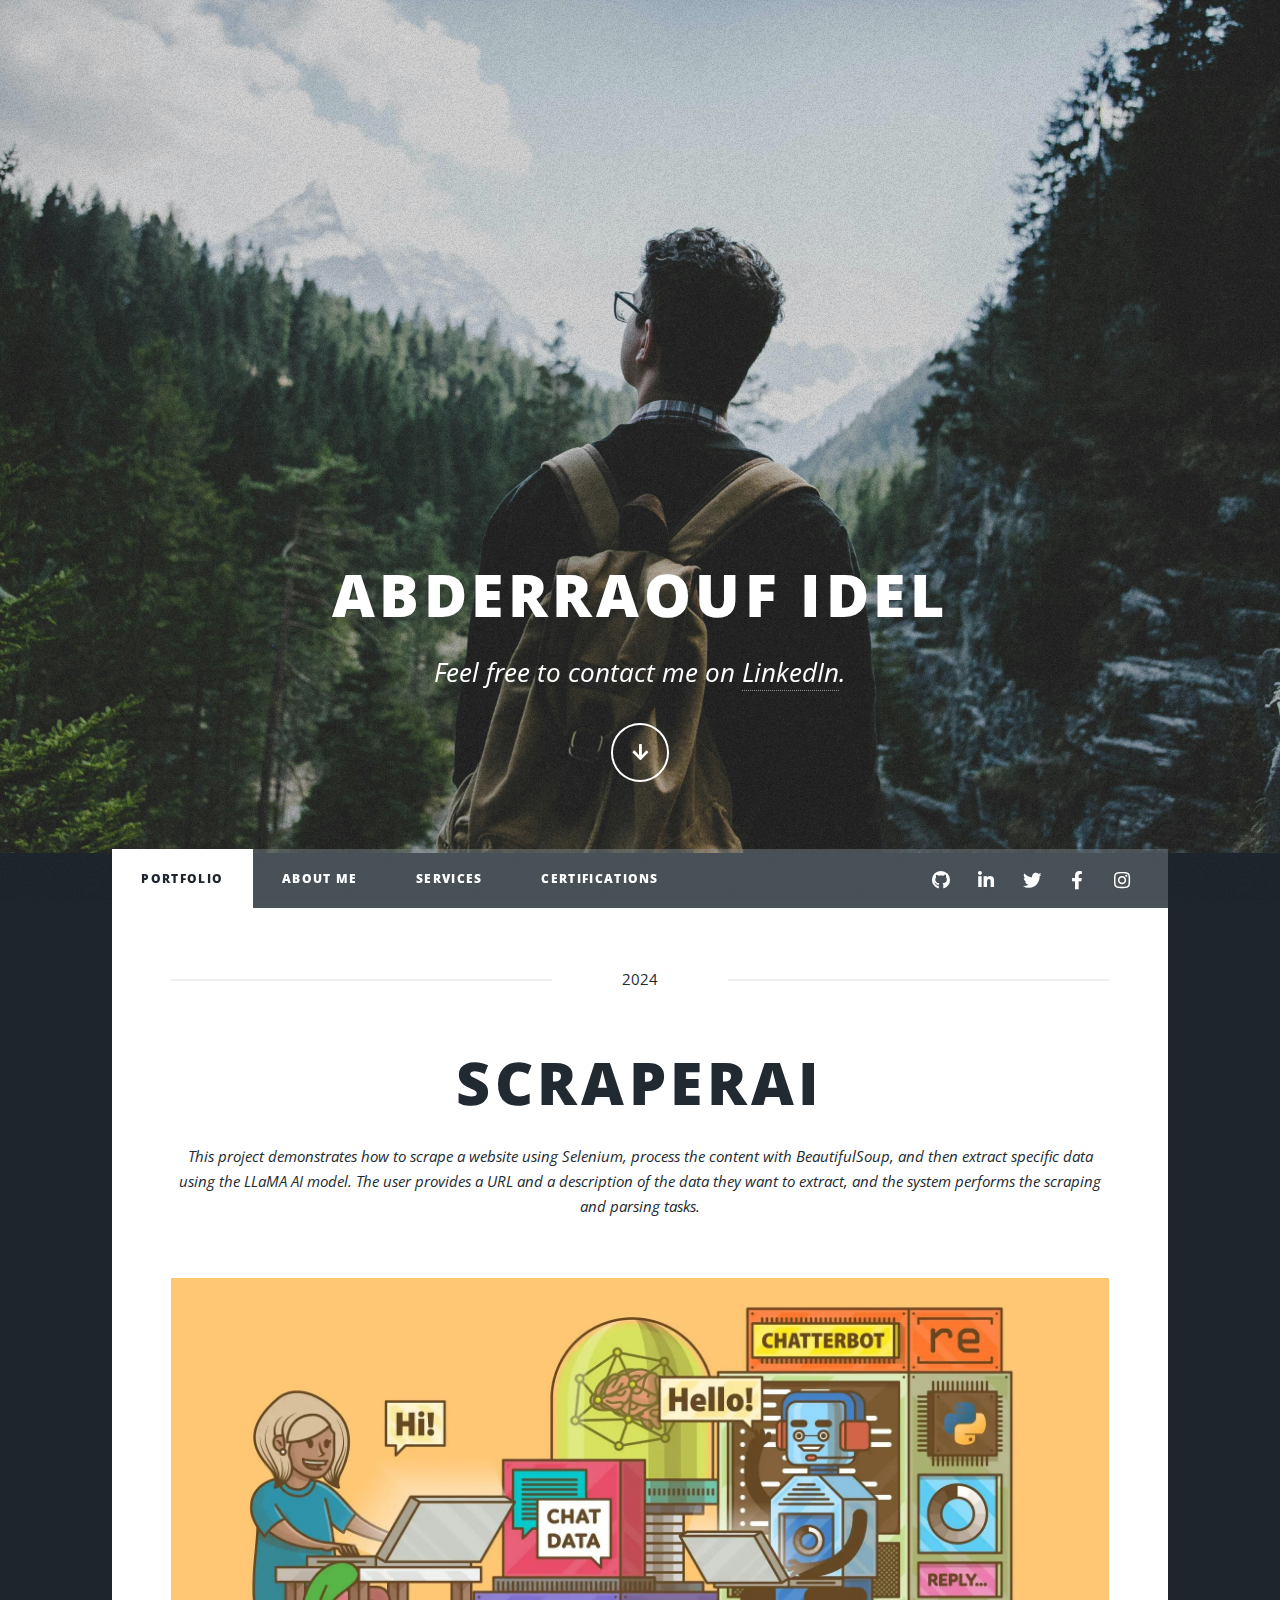
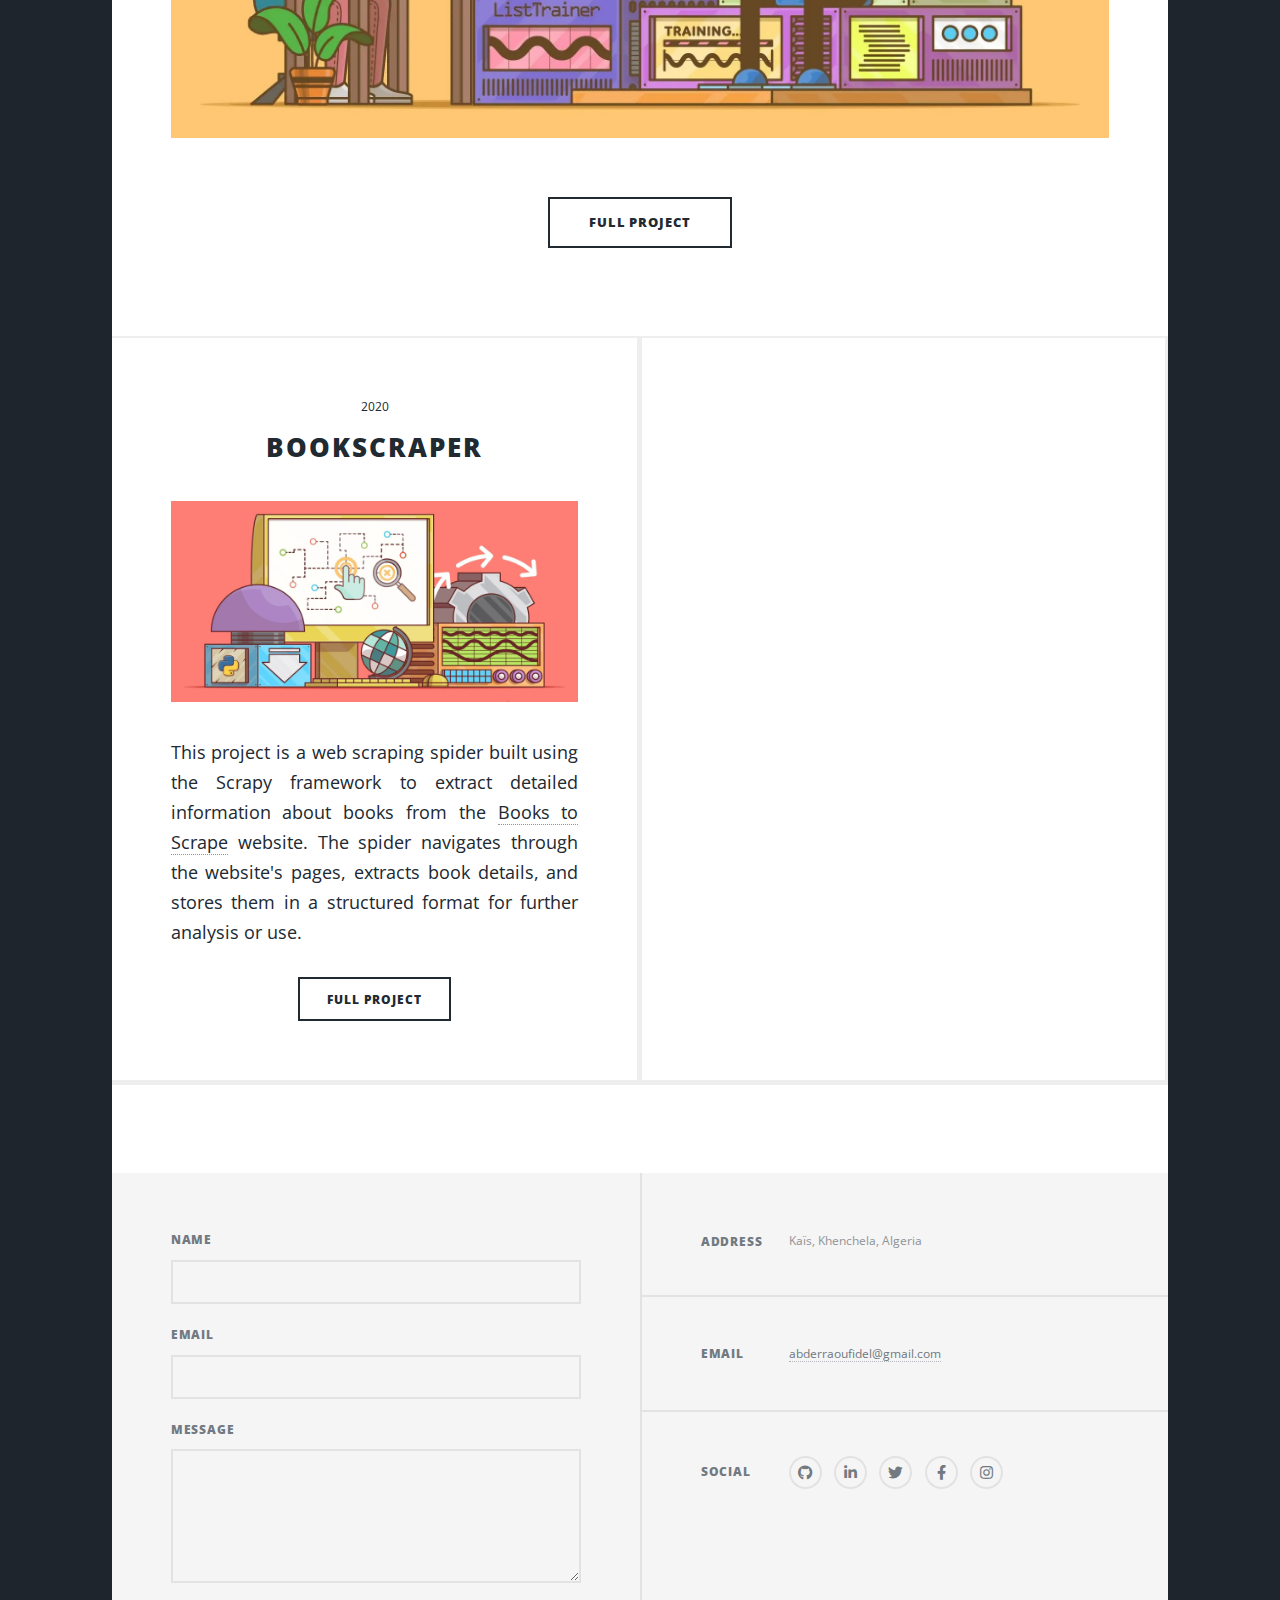
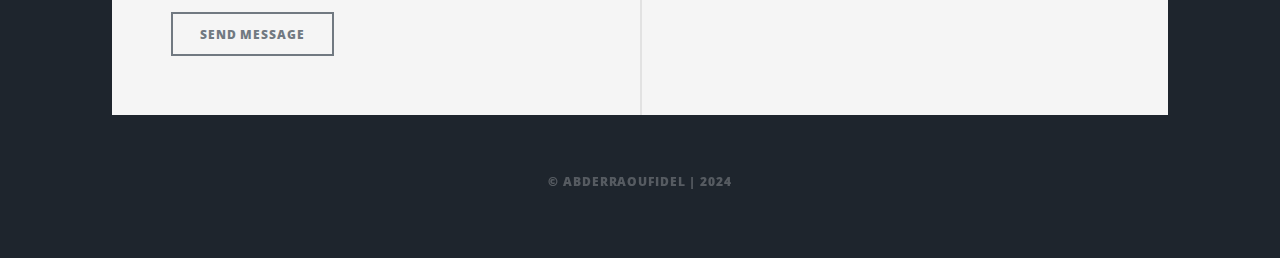
<file: index.html>
<!DOCTYPE HTML>
<html>
	<head>
		<title>AI | Abderraouf IDEL</title>
		<meta charset="utf-8" />
		<meta name="viewport" content="width=device-width, initial-scale=1, user-scalable=no" />
		<link rel="stylesheet" href="assets/css/main.css" />
		<noscript><link rel="stylesheet" href="assets/css/noscript.css" /></noscript>
	</head>
	<body class="is-preload">

		<!-- Wrapper -->
			<div id="wrapper" class="fade-in">

				<!-- Intro -->
					<div id="intro">
						<h1>abderraouf idel</h1>
						<p style="">Feel free to contact me on <a href="https://www.linkedin.com/in/abderraoufidel/">LinkedIn</a>.</p>
						<ul class="actions">
							<li><a href="#header" class="button icon solid solo fa-arrow-down scrolly">Continue</a></li>
						</ul>
					</div>

				<!-- Header -->
					<header id="header">
						<a href="index.html" class="logo">ai</a>
					</header>

				<!-- Nav -->
					<nav id="nav">
						<ul class="links">
							<li class="active"><a href="index.html">Portfolio</a></li>
							<li><a href="aboutme.html">About Me</a></li>
							<li><a href="services.html">Services</a></li>
							<li><a href="certifications.html">Certifications</a></li>
							<!-- <li><a href="generic.html">Generic Page</a></li> -->
							<!-- <li><a href="elements.html">Elements Reference</a></li> -->
						</ul>
						<ul class="icons">
							<li><a href="https://github.com/AbderraoufIdel" class="icon brands fa-github"><span class="label">GitHub</span></a></li>
							<li><a href="https://www.linkedin.com/in/abderraoufidel/" class="icon brands fa-linkedin-in"><span class="label">Linkedin</span></a></li>
							<li><a href="https://x.com/AbderraoufIdel" class="icon brands fa-twitter"><span class="label">Twitter</span></a></li>
							<li><a href="https://www.facebook.com/idel.abderraouf.3" class="icon brands fa-facebook-f"><span class="label">Facebook</span></a></li>
							<li><a href="https://www.instagram.com/abderraouf_idel/" class="icon brands fa-instagram"><span class="label">Instagram</span></a></li>
						</ul>
					</nav>

				<!-- Main -->
					<div id="main">

						<!-- Featured Post -->
							<article class="post featured">
								<header class="major">
									<span class="date">2024</span>
									<h2><a href="scraperai.html">ScraperAI</a></h2>
									<p>This project demonstrates how to scrape a website using Selenium, process the content with BeautifulSoup, and then extract specific data using the LLaMA AI model. The user provides a URL and a description of the data they want to extract, and the system performs the scraping and parsing tasks.</p>
								</header>
								<a href="scraperai.html" class="image main"><img src="images/pic.jpg" alt="" /></a>
								<ul class="actions special">
									<li><a href="scraperai.html" class="button large">Full  Project</a></li>
								</ul>
							</article>
						<!-- Posts -->
							<section class="posts">
								<article>
									<header>
										<span class="date">2020</span>
										<h2><a href="bookscraper.html">BookScraper</a></h2>
									</header>
									<a href="bookscraper.html" class="image fit"><img src="images/pic02.jpg" alt="" /></a>
									<p>This project is a web scraping spider built using the Scrapy framework to extract detailed information about books from the <a href="https://books.toscrape.com/" target="_blank">Books to Scrape</a> website. The spider navigates through the website's pages, extracts book details, and stores them in a structured format for further analysis or use.</p>
									<ul class="actions special">
										<li><a href="bookscraper.html" class="button">Full Project</a></li>
									</ul>
								</article>
								<article>
									<!-- <header>
										<span class="date">April 22, 2017</span>
										<h2><a href="#">Primis eget<br />
										imperdiet lorem</a></h2>
									</header>
									<a href="#" class="image fit"><img src="images/pic03.jpg" alt="" /></a>
									<p>Donec eget ex magna. Interdum et malesuada fames ac ante ipsum primis in faucibus. Pellentesque venenatis dolor imperdiet dolor mattis sagittis magna etiam.</p>
									<ul class="actions special">
										<li><a href="#" class="button">Full Story</a></li>
									</ul> -->
								</article>
								<!-- <article>
									<header>
										<span class="date">April 18, 2017</span>
										<h2><a href="#">Ante mattis<br />
										interdum dolor</a></h2>
									</header>
									<a href="#" class="image fit"><img src="images/pic04.jpg" alt="" /></a>
									<p>Donec eget ex magna. Interdum et malesuada fames ac ante ipsum primis in faucibus. Pellentesque venenatis dolor imperdiet dolor mattis sagittis magna etiam.</p>
									<ul class="actions special">
										<li><a href="#" class="button">Full Story</a></li>
									</ul>
								</article>
								<article>
									<header>
										<span class="date">April 14, 2017</span>
										<h2><a href="#">Tempus sed<br />
										nulla imperdiet</a></h2>
									</header>
									<a href="#" class="image fit"><img src="images/pic05.jpg" alt="" /></a>
									<p>Donec eget ex magna. Interdum et malesuada fames ac ante ipsum primis in faucibus. Pellentesque venenatis dolor imperdiet dolor mattis sagittis magna etiam.</p>
									<ul class="actions special">
										<li><a href="#" class="button">Full Story</a></li>
									</ul>
								</article>
								<article>
									<header>
										<span class="date">April 11, 2017</span>
										<h2><a href="#">Odio magna<br />
										sed consectetur</a></h2>
									</header>
									<a href="#" class="image fit"><img src="images/pic06.jpg" alt="" /></a>
									<p>Donec eget ex magna. Interdum et malesuada fames ac ante ipsum primis in faucibus. Pellentesque venenatis dolor imperdiet dolor mattis sagittis magna etiam.</p>
									<ul class="actions special">
										<li><a href="#" class="button">Full Story</a></li>
									</ul>
								</article>
								<article>
									<header>
										<span class="date">April 7, 2017</span>
										<h2><a href="#">Augue lorem<br />
										primis vestibulum</a></h2>
									</header>
									<a href="#" class="image fit"><img src="images/pic07.jpg" alt="" /></a>
									<p>Donec eget ex magna. Interdum et malesuada fames ac ante ipsum primis in faucibus. Pellentesque venenatis dolor imperdiet dolor mattis sagittis magna etiam.</p>
									<ul class="actions special">
										<li><a href="#" class="button">Full Story</a></li>
									</ul>
								</article> -->
							</section>

						<!-- Footer -->
							<footer>
								<!-- <div class="pagination">
									<a href="#" class="previous"><i class='fas fa-angle-left'></i> Prev</a>
									<a href="#" class="page active">1</a>
									<a href="#" class="page">2</a>
									<a href="#" class="page">3</a>
									<span class="extra">&hellip;</span>
									<a href="#" class="page">8</a>
									<a href="#" class="page">9</a>
									<a href="#" class="page">10</a>
									<a href="#" class="next">Next <i class='fas fa-angle-right'></i></a>
								</div> -->
							</footer>

					</div>

				<!-- Footer -->
				<footer id="footer">
					<section>
						<form method="post" action="#">
							<div class="fields">
								<div class="field">
									<label for="name">Name</label>
									<input type="text" name="name" id="name" />
								</div>
								<div class="field">
									<label for="email">Email</label>
									<input type="text" name="email" id="email" />
								</div>
								<div class="field">
									<label for="message">Message</label>
									<textarea name="message" id="message" rows="3"></textarea>
								</div>
							</div>
							<ul class="actions">
								<li><input type="submit" value="Send Message" /></li>
							</ul>
						</form>
					</section>
					<section class="split contact">
						<section >
							<h3>Address</h3>
							<p>Kaïs, Khenchela, Algeria</p>
						</section>
						<!-- <section>
							<h3>Phone</h3>
							<p><a href="#">(000) 000-0000</a></p>
						</section> -->
						<section>
							<h3>Email</h3>
							<p><a href="mailto:abderraoufidel@gmail.com">abderraoufidel@gmail.com</a></p>
						</section>
						<section>
							<h3>Social</h3>
							<ul class="icons alt">
								<li><a href="https://github.com/AbderraoufIdel" class="icon brands alt fa-github"><span class="label">GitHub</span></a></li>
								<li><a href="https://www.linkedin.com/in/abderraoufidel/" class="icon brands alt fa-linkedin-in"><span class="label">LinkedIn</span></a></li>
								<li><a href="https://x.com/AbderraoufIdel" class="icon brands alt fa-twitter"><span class="label">Twitter</span></a></li>
								<li><a href="https://www.facebook.com/idel.abderraouf.3" class="icon brands alt fa-facebook-f"><span class="label">Facebook</span></a></li>
								<li><a href="https://www.instagram.com/abderraouf_idel/" class="icon brands alt fa-instagram"><span class="label">Instagram</span></a></li>
							</ul>
						</section>
					</section>
				</footer>

				<!-- Copyright -->
					<div id="copyright">
						<ul><li>&copy; AbderraoufIDEL | 2024</li></ul>
					</div>

			</div>

		<!-- Scripts -->
			<script src="assets/js/jquery.min.js"></script>
			<script src="assets/js/jquery.scrollex.min.js"></script>
			<script src="assets/js/jquery.scrolly.min.js"></script>
			<script src="assets/js/browser.min.js"></script>
			<script src="assets/js/breakpoints.min.js"></script>
			<script src="assets/js/util.js"></script>
			<script src="assets/js/main.js"></script>

	</body>
</html>
</file>
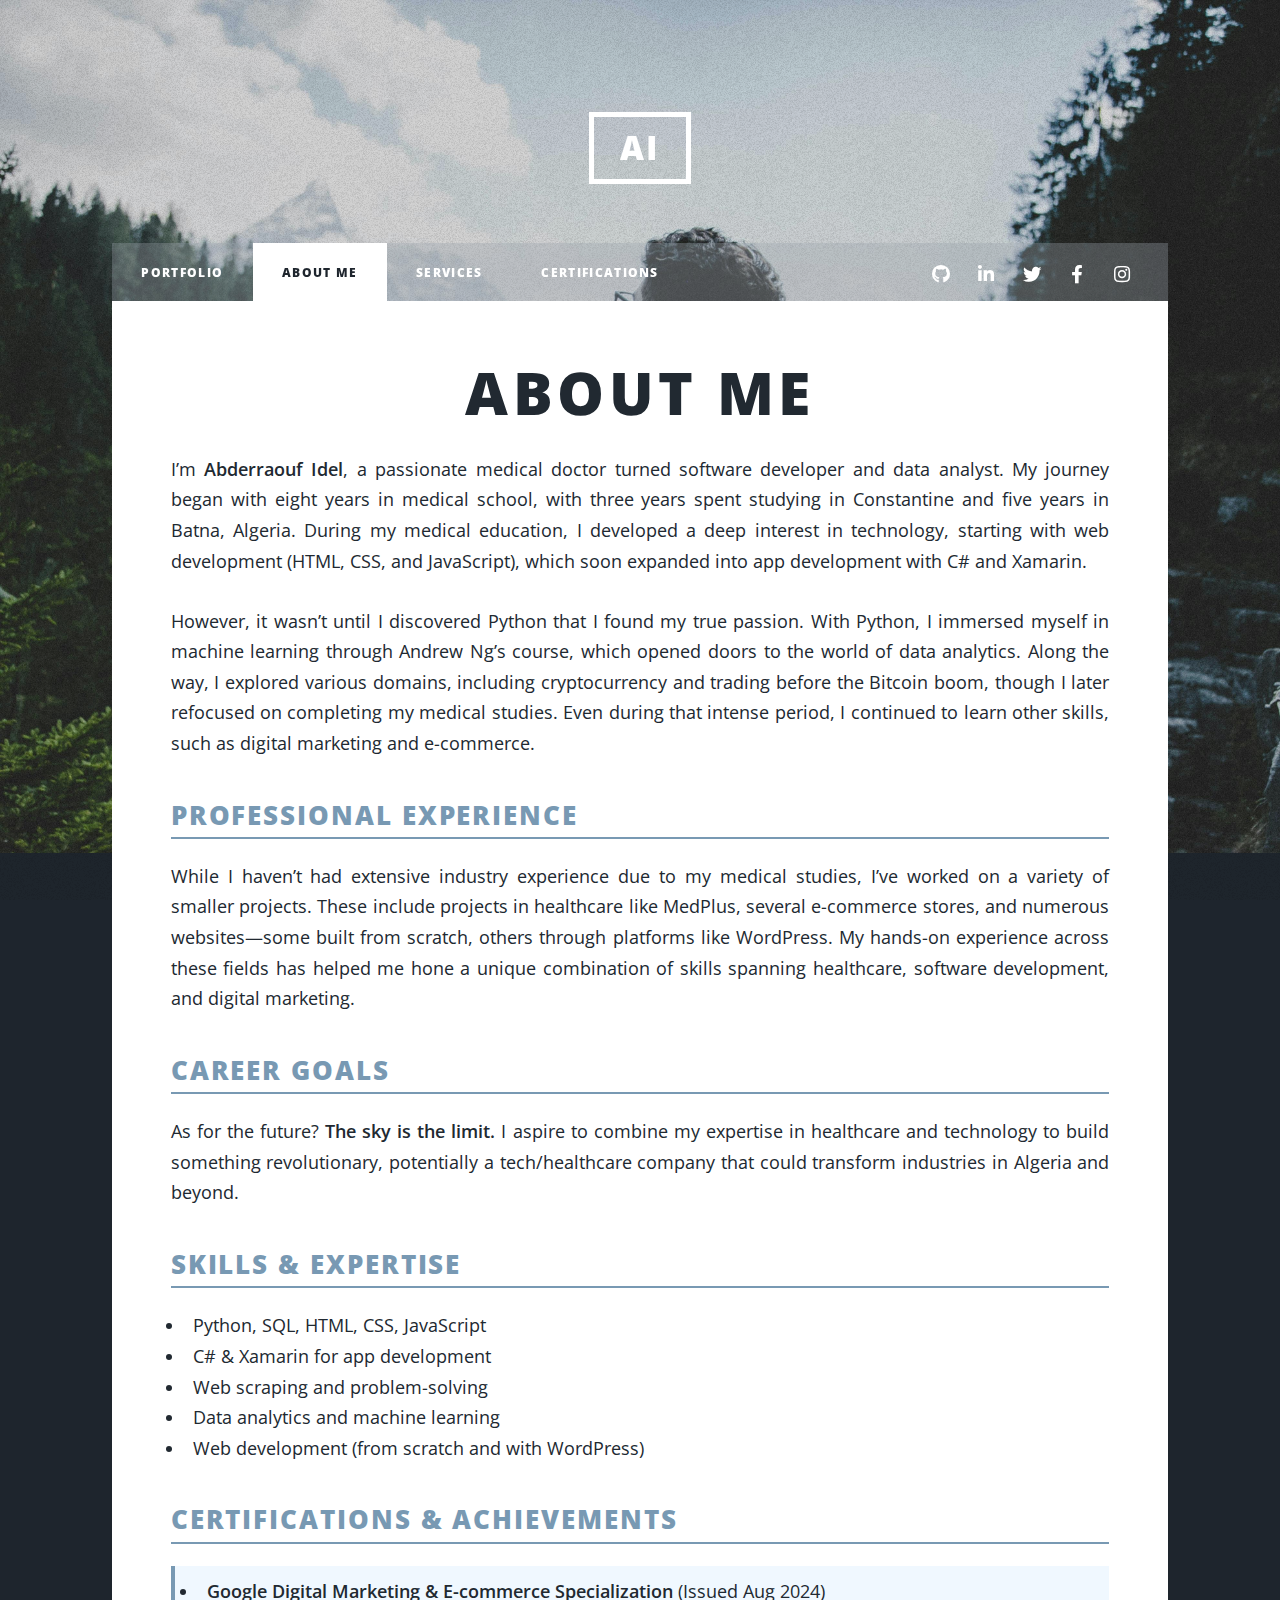
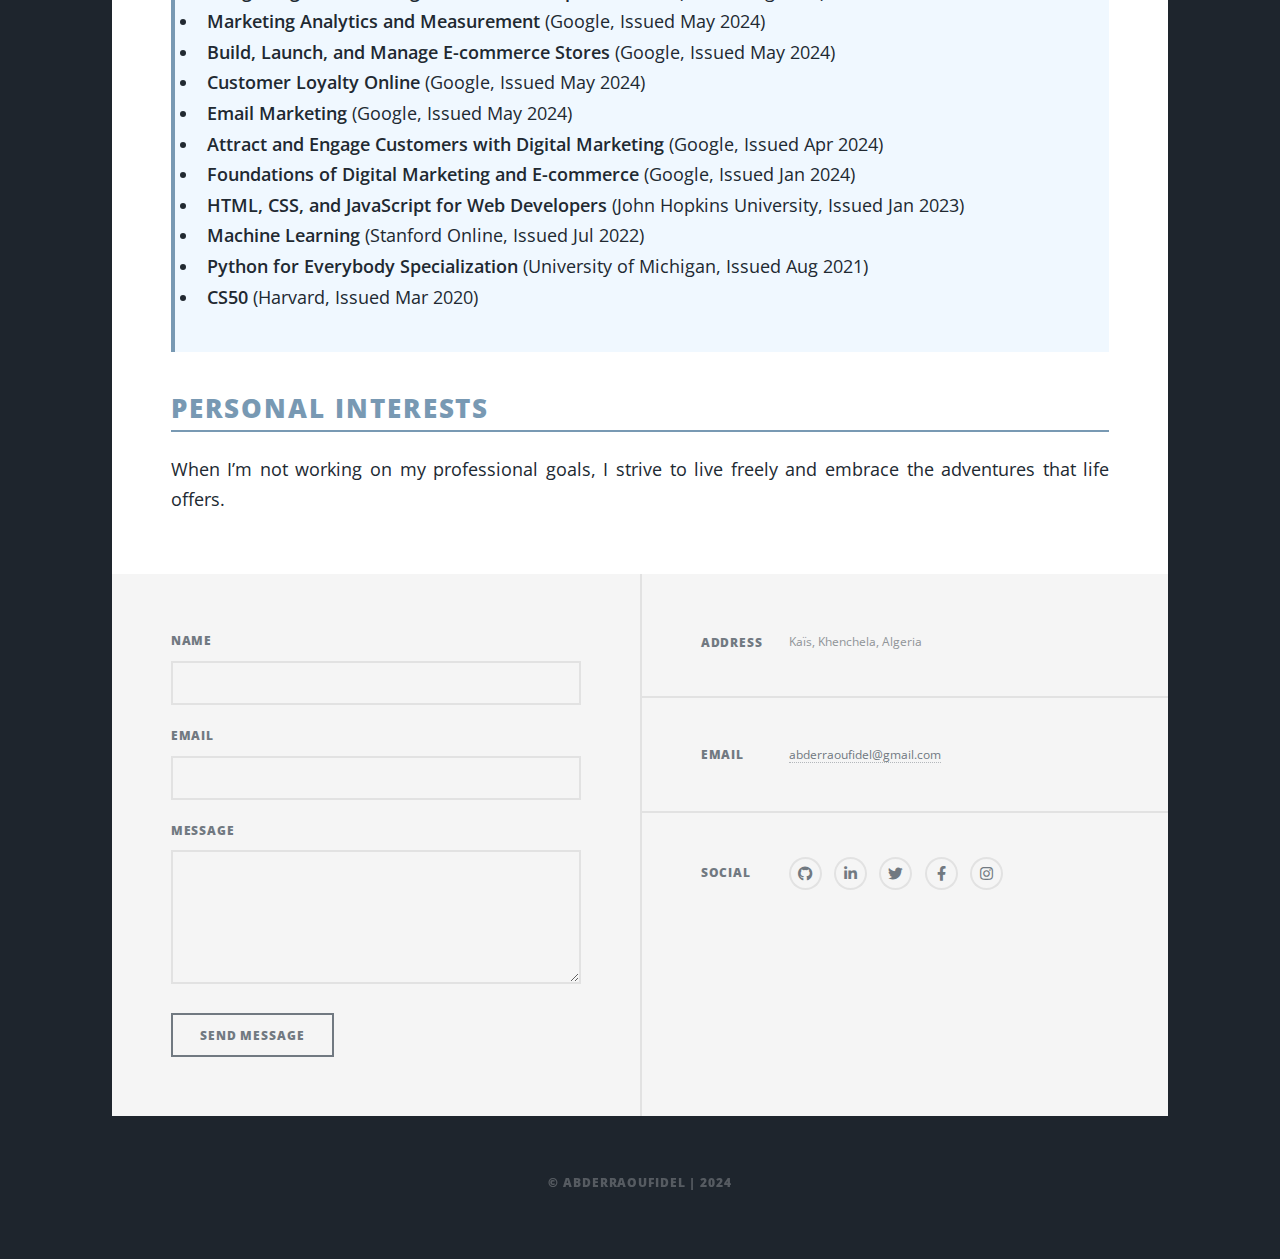
<file: aboutme.html>
<!DOCTYPE HTML>
<!--
	Massively by HTML5 UP
	html5up.net | @ajlkn
	Free for personal and commercial use under the CCA 3.0 license (html5up.net/license)
-->
<html>
	<head>
		<title>About Me| Abderraouf IDEL</title>
		<meta charset="utf-8" />
		<meta name="viewport" content="width=device-width, initial-scale=1, user-scalable=no" />
		<link rel="stylesheet" href="assets/css/main.css" />
		<noscript><link rel="stylesheet" href="assets/css/noscript.css" /></noscript>
	</head>
	<body class="is-preload">

		<!-- Wrapper -->
			<div id="wrapper">

				<!-- Header -->
					<header id="header">
						<a href="index.html" class="logo">AI</a>
					</header>

				<!-- Nav -->
					<nav id="nav">
						<ul class="links">
							<li><a href="index.html">Portfolio</a></li>
							<li class="active"><a href="aboutme.html">About Me</a></li>
							<li><a href="services.html">Services</a></li>
							<li><a href="certifications.html">Certifications</a></li>
						</ul>
						<ul class="icons">
							<li><a href="https://github.com/AbderraoufIdel" class="icon brands fa-github"><span class="label">GitHub</span></a></li>
							<li><a href="https://www.linkedin.com/in/abderraoufidel/" class="icon brands fa-linkedin-in"><span class="label">Linkedin</span></a></li>
							<li><a href="https://x.com/AbderraoufIdel" class="icon brands fa-twitter"><span class="label">Twitter</span></a></li>
							<li><a href="https://www.facebook.com/idel.abderraouf.3" class="icon brands fa-facebook-f"><span class="label">Facebook</span></a></li>
							<li><a href="https://www.instagram.com/abderraouf_idel/" class="icon brands fa-instagram"><span class="label">Instagram</span></a></li>
						</ul>
					</nav>

				<!-- Main -->
					<div id="main" style="font-size: large; line-height: 1.7;">

						<!-- Post -->
						<div class="major">
							<h1 style="text-align: center;">About Me</h1>
							
							<p>
								I’m <strong>Abderraouf Idel</strong>, a passionate medical doctor turned software developer and data analyst. My journey began with 
								eight years in medical school, with three years spent studying in Constantine and five years in Batna, Algeria. During my medical education, 
								I developed a deep interest in technology, starting with web development (HTML, CSS, and JavaScript), which soon expanded into app development 
								with C# and Xamarin.
							</p>
							
							<p>
								However, it wasn’t until I discovered Python that I found my true passion. With Python, I immersed myself in machine learning through Andrew Ng’s course, 
								which opened doors to the world of data analytics. Along the way, I explored various domains, including cryptocurrency and trading before the Bitcoin boom, 
								though I later refocused on completing my medical studies. Even during that intense period, I continued to learn other skills, such as digital marketing and e-commerce.
							</p>
						
							<h2 style="color: #7899b3;
							border-bottom: 2px solid #7899b3;
							padding-bottom: 5px;
							margin-top: 40px;">Professional Experience</h2>
							<p>
								While I haven’t had extensive industry experience due to my medical studies, I’ve worked on a variety of smaller projects. These include projects in healthcare like 
								MedPlus, several e-commerce stores, and numerous websites—some built from scratch, others through platforms like WordPress. My hands-on experience across these fields 
								has helped me hone a unique combination of skills spanning healthcare, software development, and digital marketing.
							</p>
						
							<h2 style="color: #7899b3;
							border-bottom: 2px solid #7899b3;
							padding-bottom: 5px;
							margin-top: 40px;">Career Goals</h2>
							<p>
								As for the future? <strong>The sky is the limit.</strong> I aspire to combine my expertise in healthcare and technology to build something revolutionary, 
								potentially a tech/healthcare company that could transform industries in Algeria and beyond.
							</p>
						
							<h2 style="color: #7899b3;
							border-bottom: 2px solid #7899b3;
							padding-bottom: 5px;
							margin-top: 40px;">Skills & Expertise</h2>
							<ul>
								<li>Python, SQL, HTML, CSS, JavaScript</li>
								<li>C# & Xamarin for app development</li>
								<li>Web scraping and problem-solving</li>
								<li>Data analytics and machine learning</li>
								<li>Web development (from scratch and with WordPress)</li>
							</ul>
						
							<h2 style="color: #7899b3;
							border-bottom: 2px solid #7899b3;
							padding-bottom: 5px;
							margin-top: 40px;">Certifications & Achievements</h2>
							<div style="margin-top: 10px;
							padding: 10px;
							background-color: #f0f8ff;
							border-left: 4px solid #7899b3;">
								<ul>
									<li><strong>Google Digital Marketing & E-commerce Specialization</strong> (Issued Aug 2024)</li>
									<li><strong>Marketing Analytics and Measurement</strong> (Google, Issued May 2024)</li>
									<li><strong>Build, Launch, and Manage E-commerce Stores</strong> (Google, Issued May 2024)</li>
									<li><strong>Customer Loyalty Online</strong> (Google, Issued May 2024)</li>
									<li><strong>Email Marketing</strong> (Google, Issued May 2024)</li>
									<li><strong>Attract and Engage Customers with Digital Marketing</strong> (Google, Issued Apr 2024)</li>
									<li><strong>Foundations of Digital Marketing and E-commerce</strong> (Google, Issued Jan 2024)</li>
									<li><strong>HTML, CSS, and JavaScript for Web Developers</strong> (John Hopkins University, Issued Jan 2023)</li>
									<li><strong>Machine Learning</strong> (Stanford Online, Issued Jul 2022)</li>
									<li><strong>Python for Everybody Specialization</strong> (University of Michigan, Issued Aug 2021)</li>
									<li><strong>CS50</strong> (Harvard, Issued Mar 2020)</li>
								</ul>
							</div>
						
							<h2 style="color: #7899b3;
							border-bottom: 2px solid #7899b3;
							padding-bottom: 5px;
							margin-top: 40px;">Personal Interests</h2>
							<p>
								When I’m not working on my professional goals, I strive to live freely and embrace the adventures that life offers.
							</p>
						</div>

					</div>

				<!-- Footer -->
				<footer id="footer">
					<section>
						<form method="post" action="#">
							<div class="fields">
								<div class="field">
									<label for="name">Name</label>
									<input type="text" name="name" id="name" />
								</div>
								<div class="field">
									<label for="email">Email</label>
									<input type="text" name="email" id="email" />
								</div>
								<div class="field">
									<label for="message">Message</label>
									<textarea name="message" id="message" rows="3"></textarea>
								</div>
							</div>
							<ul class="actions">
								<li><input type="submit" value="Send Message" /></li>
							</ul>
						</form>
					</section>
					<section class="split contact">
						<section >
							<h3>Address</h3>
							<p>Kaïs, Khenchela, Algeria</p>
						</section>
						<!-- <section>
							<h3>Phone</h3>
							<p><a href="#">(000) 000-0000</a></p>
						</section> -->
						<section>
							<h3>Email</h3>
							<p><a href="mailto:abderraoufidel@gmail.com">abderraoufidel@gmail.com</a></p>
						</section>
						<section>
							<h3>Social</h3>
							<ul class="icons alt">
								<li><a href="https://github.com/AbderraoufIdel" class="icon brands alt fa-github"><span class="label">GitHub</span></a></li>
								<li><a href="https://www.linkedin.com/in/abderraoufidel/" class="icon brands alt fa-linkedin-in"><span class="label">LinkedIn</span></a></li>
								<li><a href="https://x.com/AbderraoufIdel" class="icon brands alt fa-twitter"><span class="label">Twitter</span></a></li>
								<li><a href="https://www.facebook.com/idel.abderraouf.3" class="icon brands alt fa-facebook-f"><span class="label">Facebook</span></a></li>
								<li><a href="https://www.instagram.com/abderraouf_idel/" class="icon brands alt fa-instagram"><span class="label">Instagram</span></a></li>
								
							</ul>
						</section>
					</section>
				</footer>

			<!-- Copyright -->
				<div id="copyright">
					<ul><li>&copy; AbderraoufIDEL | 2024</li></ul>
				</div>

		</div>


		<!-- Scripts -->
			<script src="assets/js/jquery.min.js"></script>
			<script src="assets/js/jquery.scrollex.min.js"></script>
			<script src="assets/js/jquery.scrolly.min.js"></script>
			<script src="assets/js/browser.min.js"></script>
			<script src="assets/js/breakpoints.min.js"></script>
			<script src="assets/js/util.js"></script>
			<script src="assets/js/main.js"></script>

	</body>
</html>
</file>
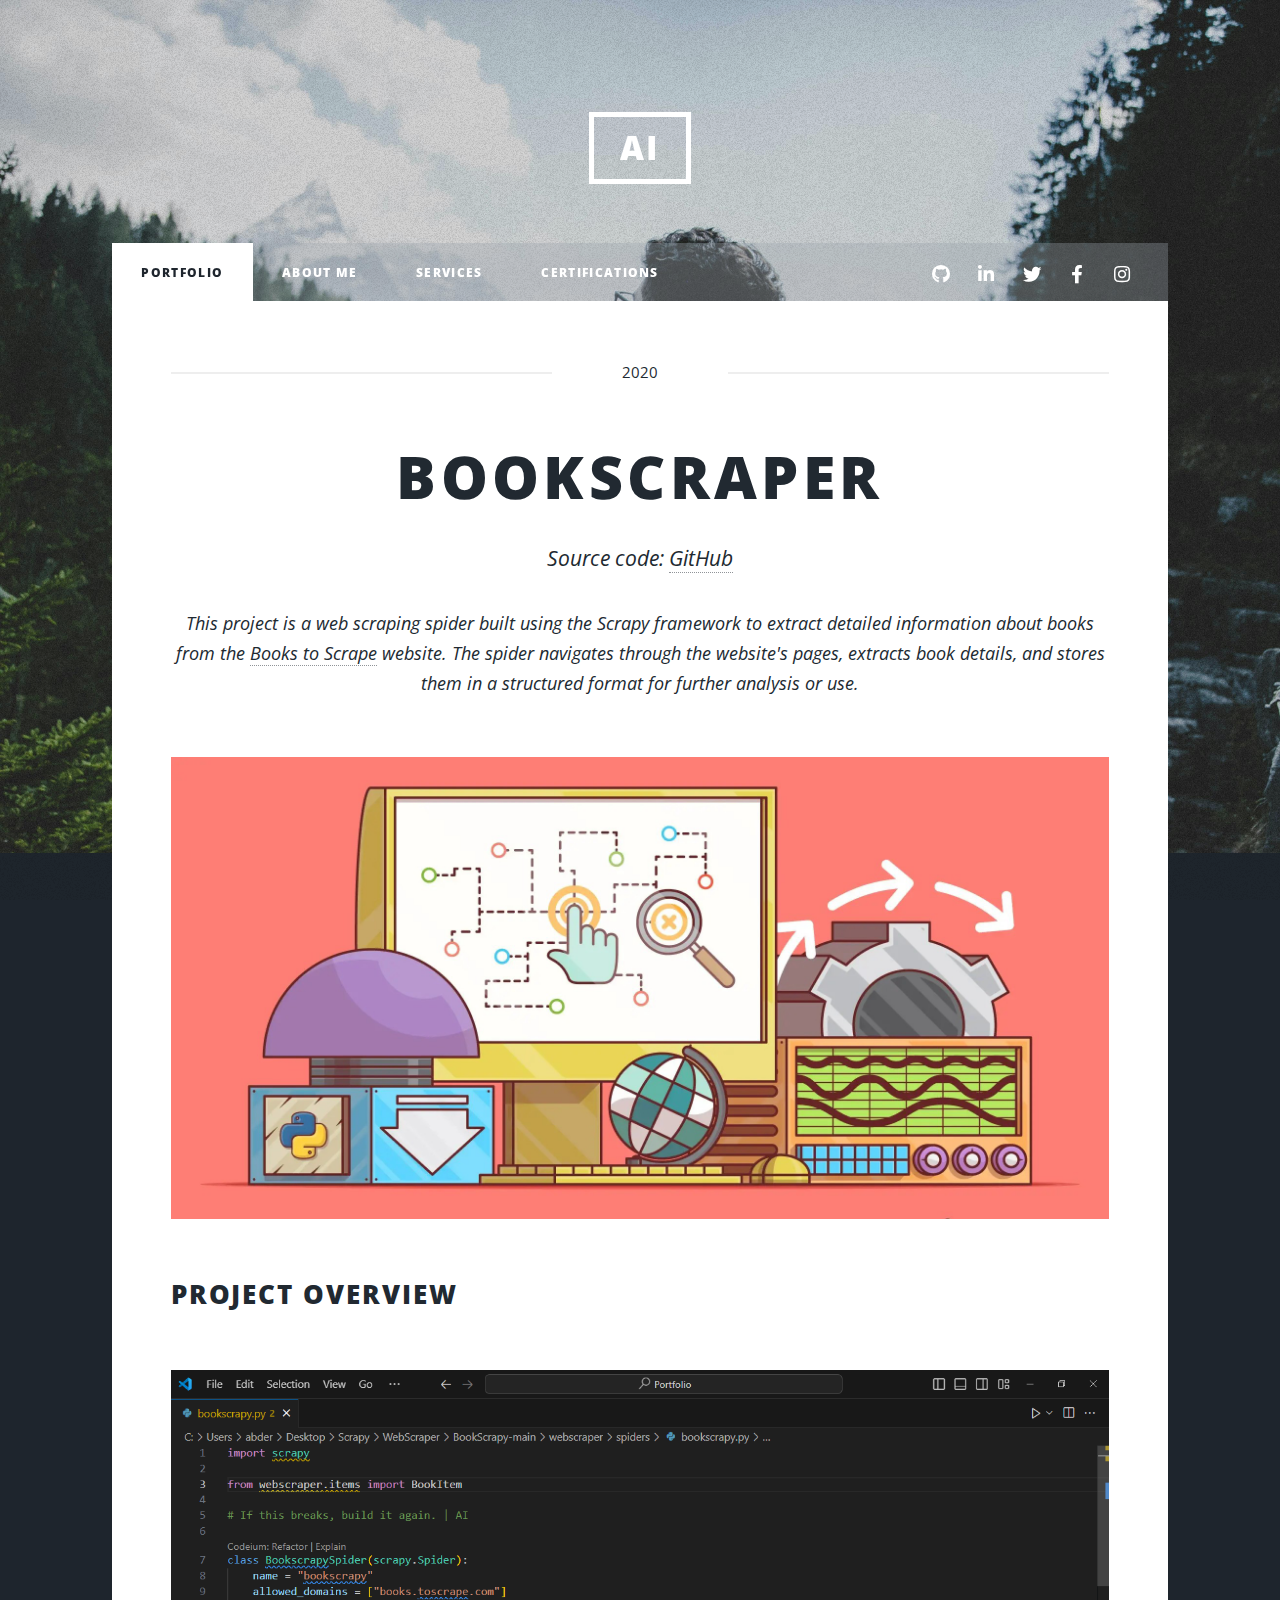
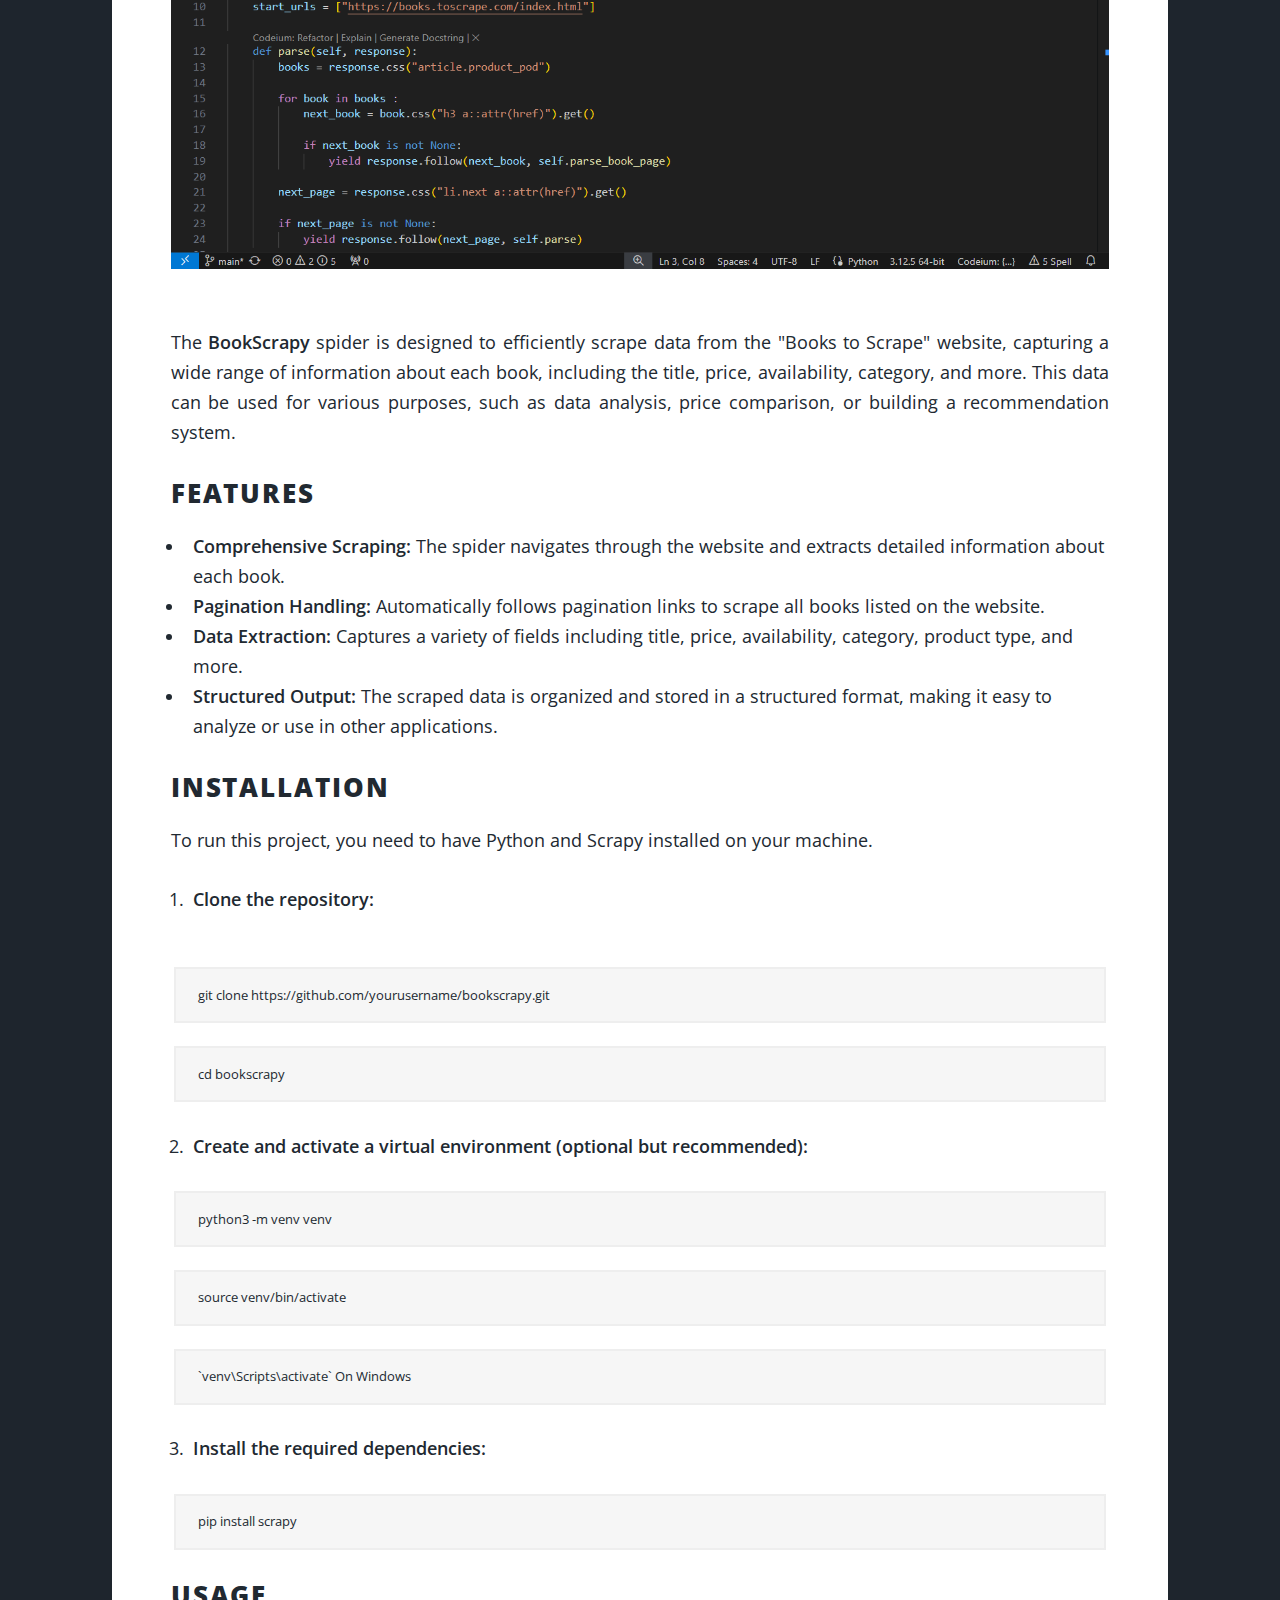
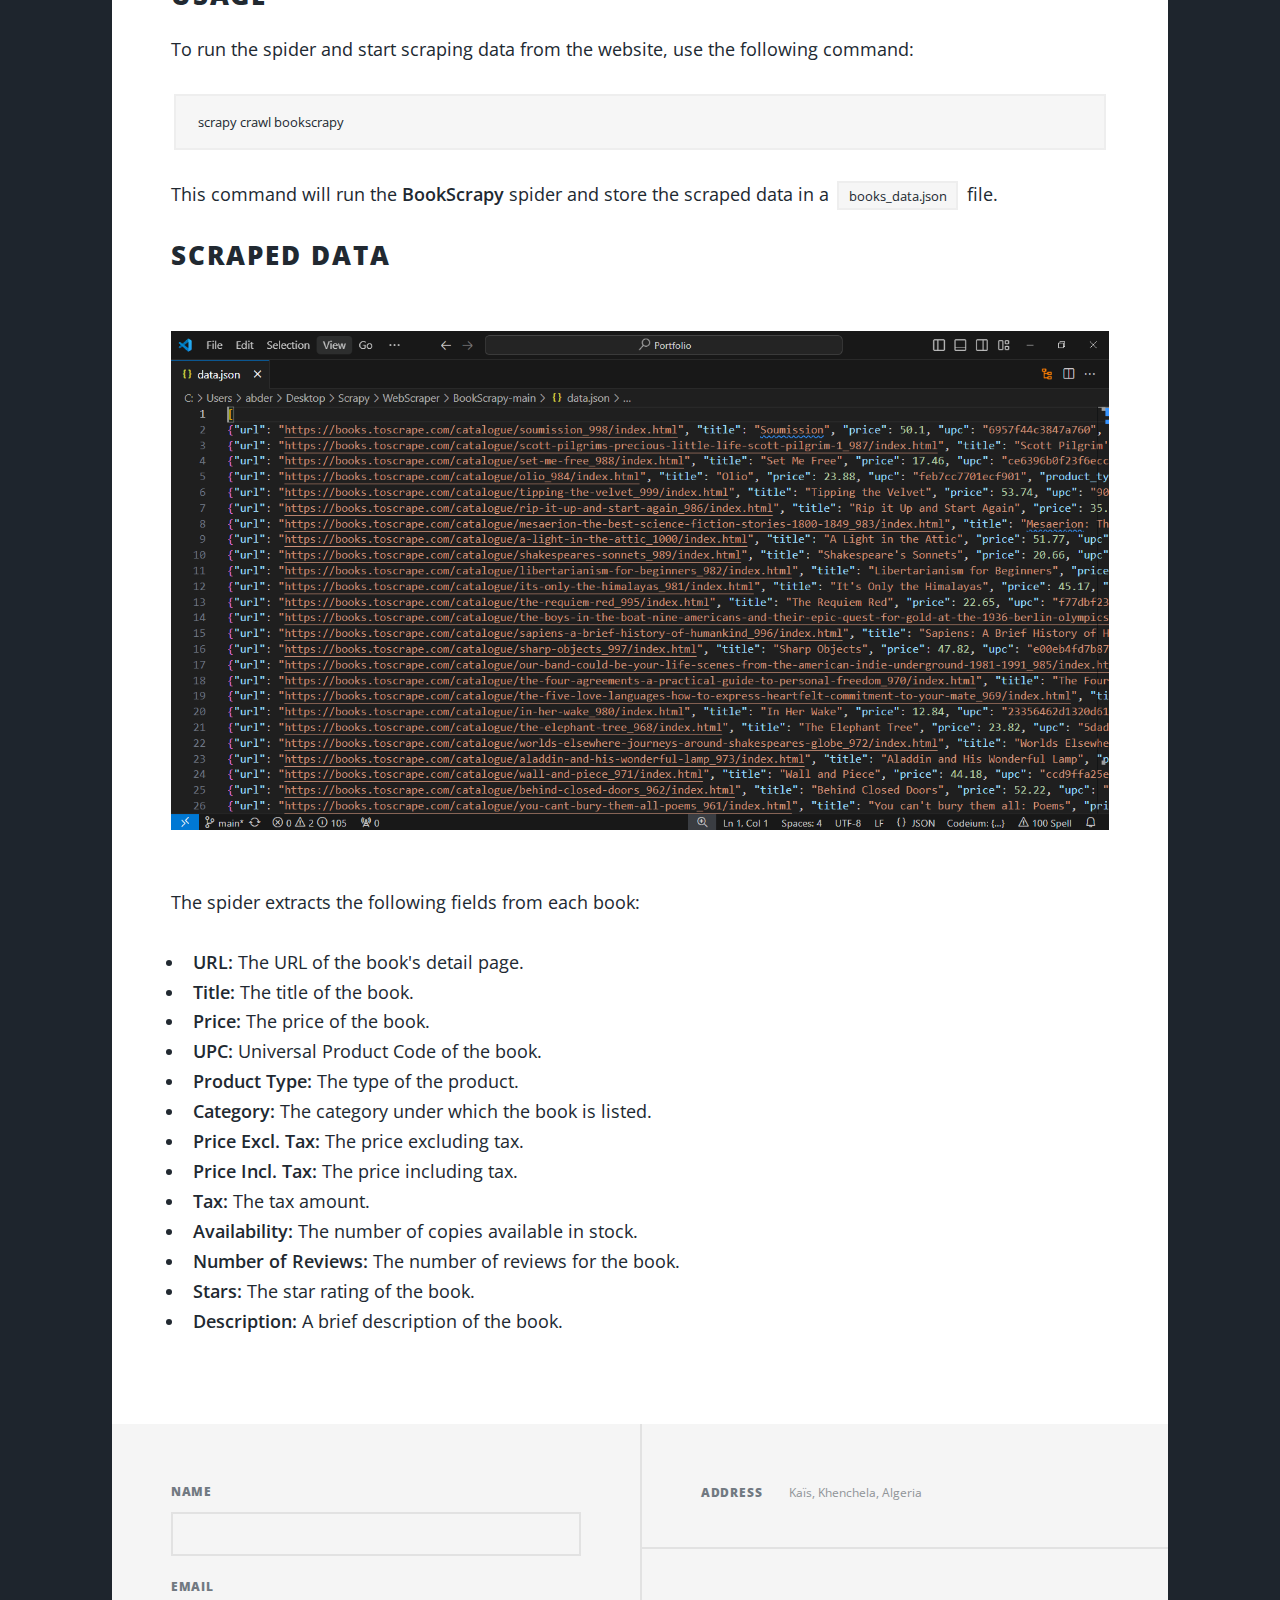
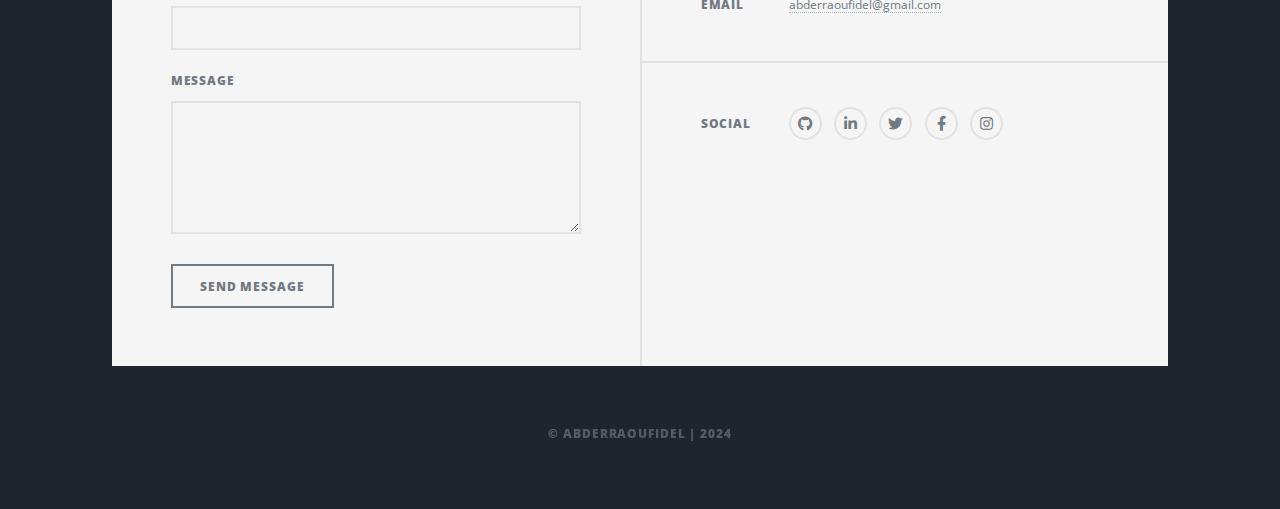
<file: bookscraper.html>
<!DOCTYPE HTML>
<html>
	<head>
		<title>BookScraper</title>
		<meta charset="utf-8" />
		<meta name="viewport" content="width=device-width, initial-scale=1, user-scalable=no" />
		<link rel="stylesheet" href="assets/css/main.css" />
		<noscript><link rel="stylesheet" href="assets/css/noscript.css" /></noscript>
	</head>
	<body class="is-preload">

		<!-- Wrapper -->
			<div id="wrapper">

				<!-- Header -->
					<header id="header">
						<a href="index.html" class="logo">AI</a>
					</header>

				<!-- Nav -->
					<nav id="nav">
						<ul class="links">
							<li class="active"><a href="index.html">Portfolio</a></li>
							<li><a href="aboutme.html">About Me</a></li>
							<li><a href="services.html">Services</a></li>
							<li><a href="certifications.html">Certifications</a></li>
						</ul>
						<ul class="icons">
							<li><a href="https://github.com/AbderraoufIdel" class="icon brands fa-github"><span class="label">GitHub</span></a></li>
							<li><a href="https://www.linkedin.com/in/abderraoufidel/" class="icon brands fa-linkedin-in"><span class="label">Linkedin</span></a></li>
							<li><a href="https://x.com/AbderraoufIdel" class="icon brands fa-twitter"><span class="label">Twitter</span></a></li>
							<li><a href="https://www.facebook.com/idel.abderraouf.3" class="icon brands fa-facebook-f"><span class="label">Facebook</span></a></li>
							<li><a href="https://www.instagram.com/abderraouf_idel/" class="icon brands fa-instagram"><span class="label">Instagram</span></a></li>
						</ul>
					</nav>

				<!-- Main -->
					<div id="main">

						<!-- Post -->
							<section class="post">
								<header class="major">
									<span class="date">2020</span>
									<h1>BookScraper</h1>
									<p style="font-size: larger;">Source code: <a href="https://github.com/AbderraoufIdel/BookScrapy">GitHub</a></p>
									<p>This project is a web scraping spider built using the Scrapy framework to extract detailed information about books from the <a href="https://books.toscrape.com/" target="_blank">Books to Scrape</a> website. The spider navigates through the website's pages, extracts book details, and stores them in a structured format for further analysis or use.</p>
								</header>
								<div class="image main"><img src="images/pic02.jpg" alt="" /></div>
								<h2 id="overview">Project Overview</h2>
								<div class="image main"><img src="images/script02.PNG" alt="script" /></div>
        						<p>The <strong>BookScrapy</strong> spider is designed to efficiently scrape data from the "Books to Scrape" website, capturing a wide range of information about each book, including the title, price, availability, category, and more. This data can be used for various purposes, such as data analysis, price comparison, or building a recommendation system.</p>
        						<h2 id="features">Features</h2>
        						<ul>
            						<li><strong>Comprehensive Scraping:</strong> The spider navigates through the website and extracts detailed information about each book.</li>
            						<li><strong>Pagination Handling:</strong> Automatically follows pagination links to scrape all books listed on the website.</li>
            						<li><strong>Data Extraction:</strong> Captures a variety of fields including title, price, availability, category, product type, and more.</li>
            						<li><strong>Structured Output:</strong> The scraped data is organized and stored in a structured format, making it easy to analyze or use in other applications.</li>
        						</ul>
        						<h2 id="installation">Installation</h2>
        						<p>To run this project, you need to have Python and Scrapy installed on your machine.</p>
        						<ol>
            						<li><strong>Clone the repository:</strong></li>
        						</ol>
								<pre>
								<code>git clone https://github.com/yourusername/bookscrapy.git</code> <code>cd bookscrapy</code></pre>
								<ol start="2">
									<li><strong>Create and activate a virtual environment (optional but recommended):</strong></li>
								</ol>
								<pre><code>python3 -m venv venv</code> <code>source venv/bin/activate</code> <code>`venv\Scripts\activate` On Windows</code></pre>
								<ol start="3">
									<li><strong>Install the required dependencies:</strong></li>
								</ol>
								<pre><code>pip install scrapy </code></pre>
								<h2 id="usage">Usage</h2>
								<p>To run the spider and start scraping data from the website, use the following command:</p>
								<pre><code>scrapy crawl bookscrapy </code></pre>
								<p>This command will run the <strong>BookScrapy</strong> spider and store the scraped data in a <code>books_data.json</code> file.</p>
								<h2 id="data">Scraped Data</h2>
								<div class="image main"><img src="images/result02.PNG" alt="script" /></div>
								<p>The spider extracts the following fields from each book:</p>
								<ul>
									<li><strong>URL:</strong> The URL of the book's detail page.</li>
									<li><strong>Title:</strong> The title of the book.</li>
									<li><strong>Price:</strong> The price of the book.</li>
									<li><strong>UPC:</strong> Universal Product Code of the book.</li>
									<li><strong>Product Type:</strong> The type of the product.</li>
									<li><strong>Category:</strong> The category under which the book is listed.</li>
									<li><strong>Price Excl. Tax:</strong> The price excluding tax.</li>
									<li><strong>Price Incl. Tax:</strong> The price including tax.</li>
									<li><strong>Tax:</strong> The tax amount.</li>
									<li><strong>Availability:</strong> The number of copies available in stock.</li>
									<li><strong>Number of Reviews:</strong> The number of reviews for the book.</li>
									<li><strong>Stars:</strong> The star rating of the book.</li>
									<li><strong>Description:</strong> A brief description of the book.</li>
								</ul>
							</section>

					</div>

				<!-- Footer -->
				<footer id="footer">
					<section>
						<form method="post" action="#">
							<div class="fields">
								<div class="field">
									<label for="name">Name</label>
									<input type="text" name="name" id="name" />
								</div>
								<div class="field">
									<label for="email">Email</label>
									<input type="text" name="email" id="email" />
								</div>
								<div class="field">
									<label for="message">Message</label>
									<textarea name="message" id="message" rows="3"></textarea>
								</div>
							</div>
							<ul class="actions">
								<li><input type="submit" value="Send Message" /></li>
							</ul>
						</form>
					</section>
					<section class="split contact">
						<section >
							<h3>Address</h3>
							<p>Kaïs, Khenchela, Algeria</p>
						</section>
						<!-- <section>
							<h3>Phone</h3>
							<p><a href="#">(000) 000-0000</a></p>
						</section> -->
						<section>
							<h3>Email</h3>
							<p><a href="mailto:abderraoufidel@gmail.com">abderraoufidel@gmail.com</a></p>
						</section>
						<section>
							<h3>Social</h3>
							<ul class="icons alt">
								<li><a href="https://github.com/AbderraoufIdel" class="icon brands alt fa-github"><span class="label">GitHub</span></a></li>
								<li><a href="https://www.linkedin.com/in/abderraoufidel/" class="icon brands alt fa-linkedin-in"><span class="label">LinkedIn</span></a></li>
								<li><a href="https://x.com/AbderraoufIdel" class="icon brands alt fa-twitter"><span class="label">Twitter</span></a></li>
								<li><a href="https://www.facebook.com/idel.abderraouf.3" class="icon brands alt fa-facebook-f"><span class="label">Facebook</span></a></li>
								<li><a href="https://www.instagram.com/abderraouf_idel/" class="icon brands alt fa-instagram"><span class="label">Instagram</span></a></li>
								
							</ul>
						</section>
					</section>
				</footer>

			<!-- Copyright -->
				<div id="copyright">
					<ul><li>&copy; AbderraoufIDEL | 2024</li></ul>
				</div>

		</div>


		<!-- Scripts -->
			<script src="assets/js/jquery.min.js"></script>
			<script src="assets/js/jquery.scrollex.min.js"></script>
			<script src="assets/js/jquery.scrolly.min.js"></script>
			<script src="assets/js/browser.min.js"></script>
			<script src="assets/js/breakpoints.min.js"></script>
			<script src="assets/js/util.js"></script>
			<script src="assets/js/main.js"></script>

	</body>
</html>
</file>
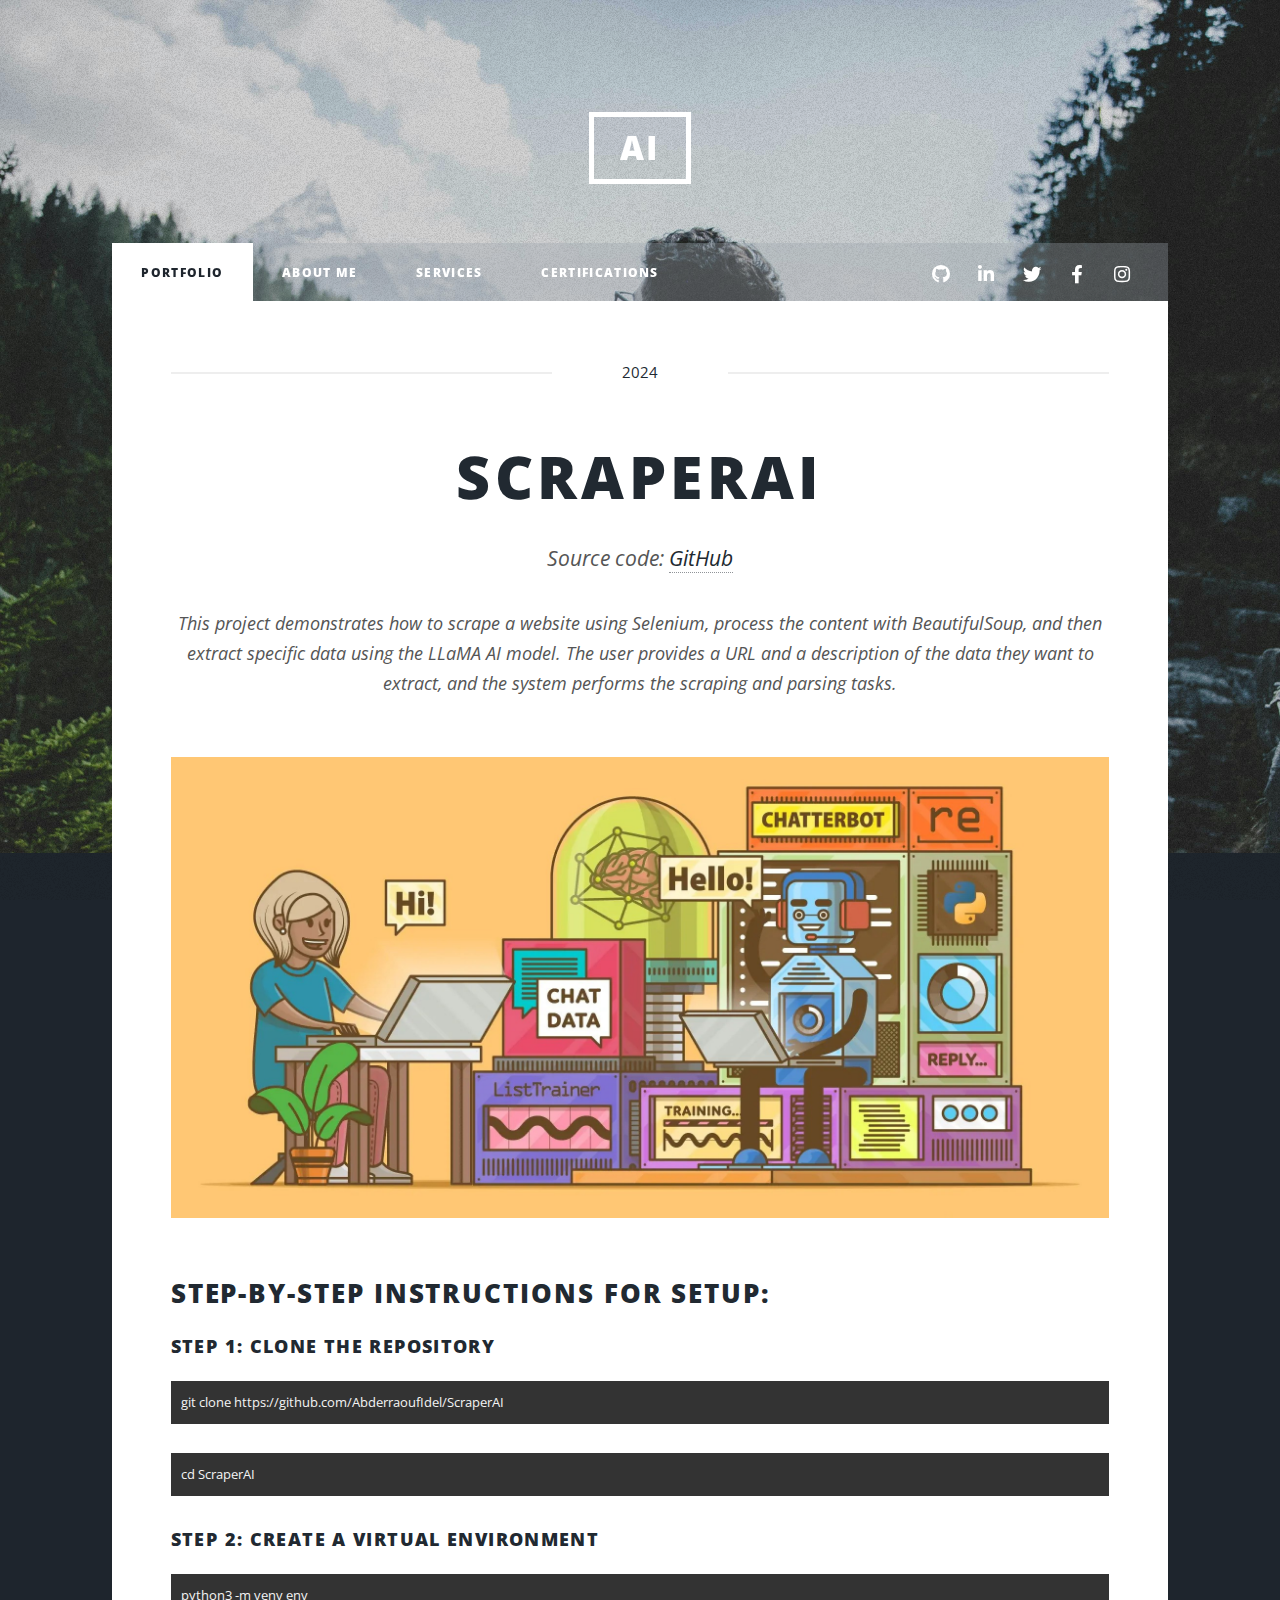
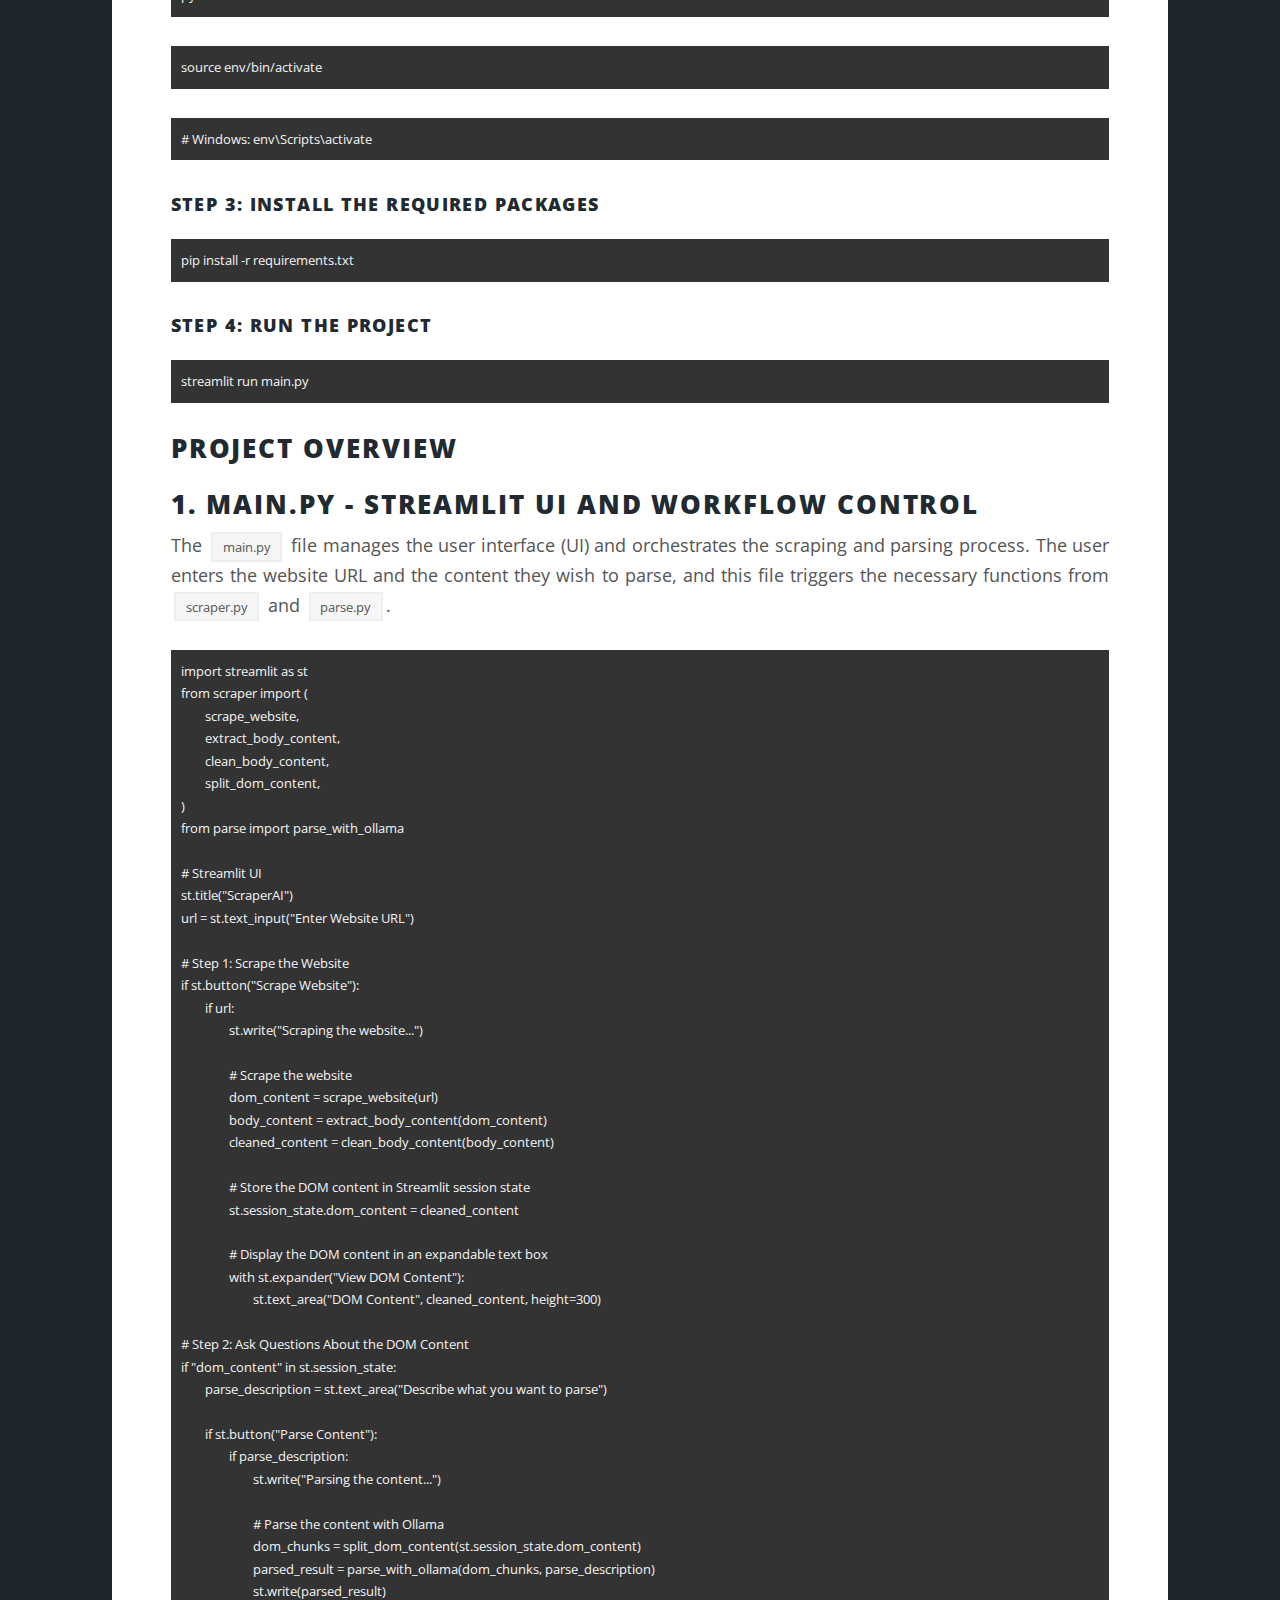
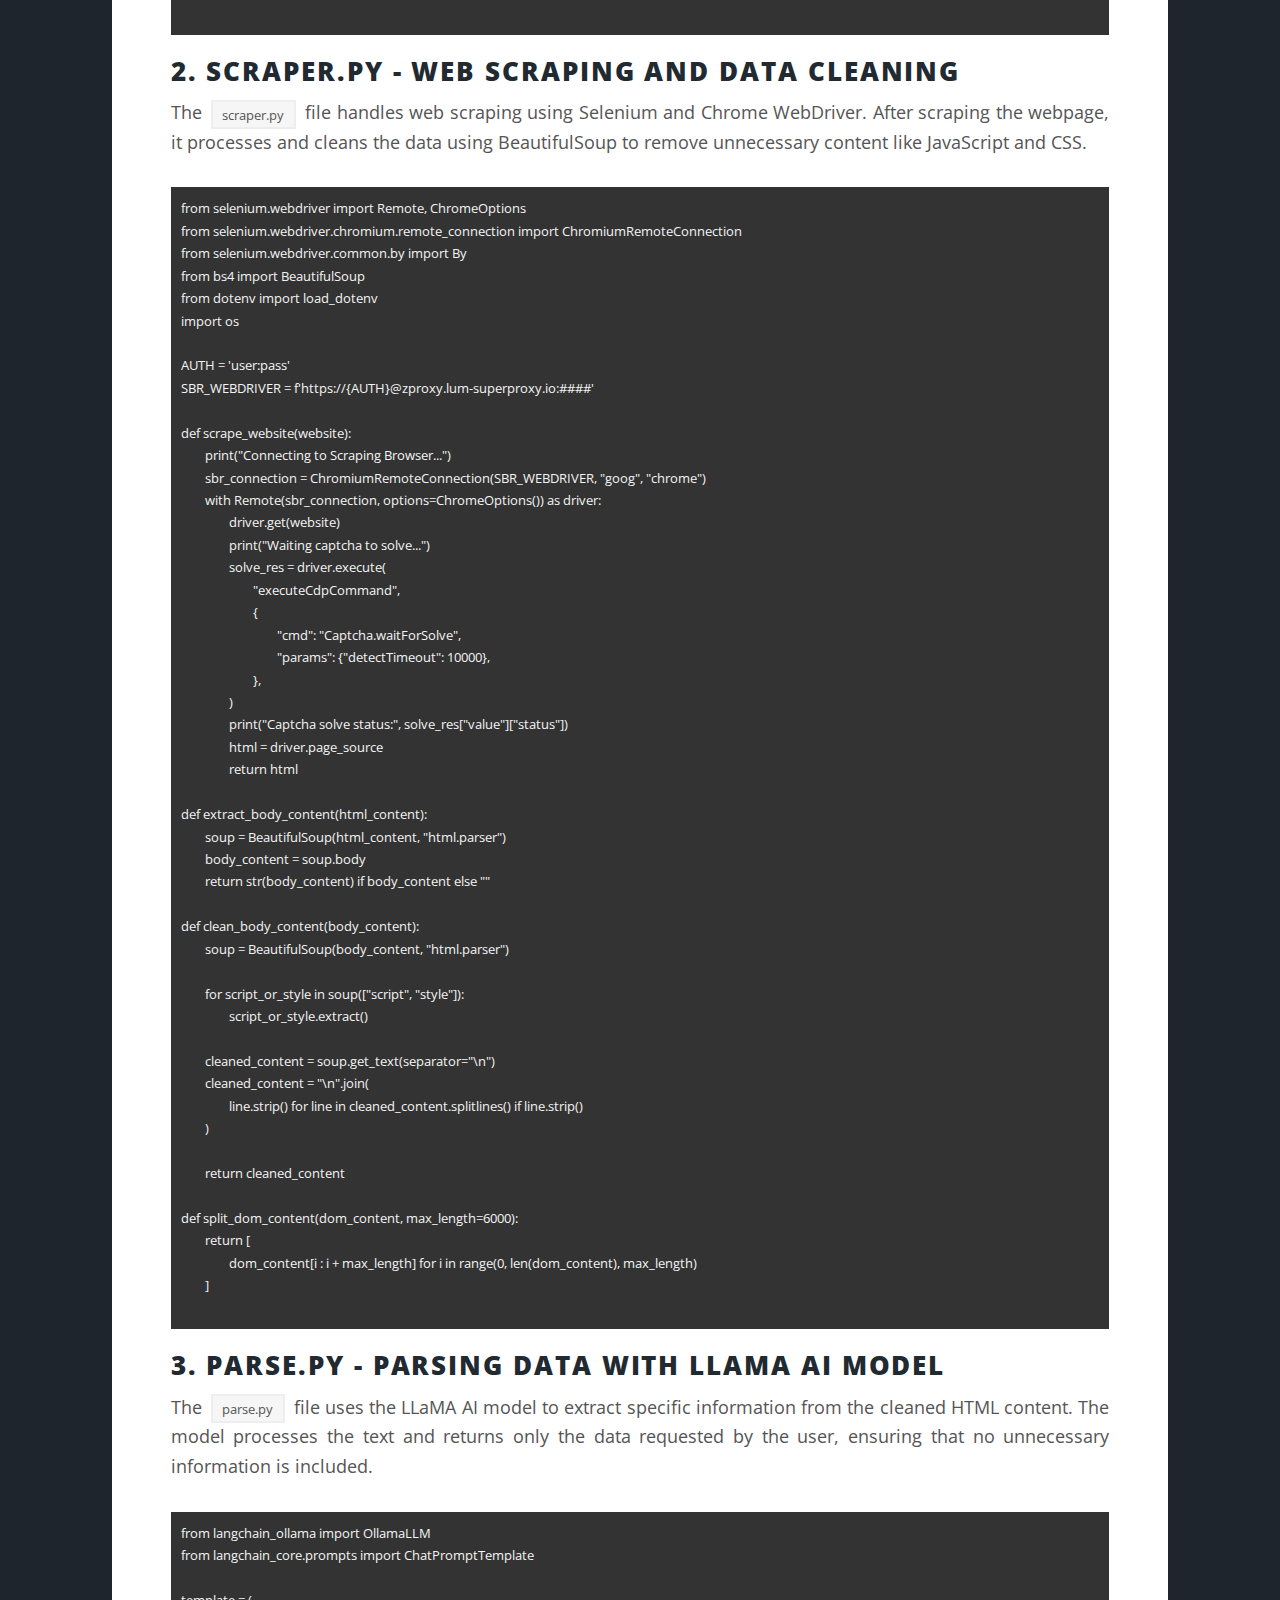
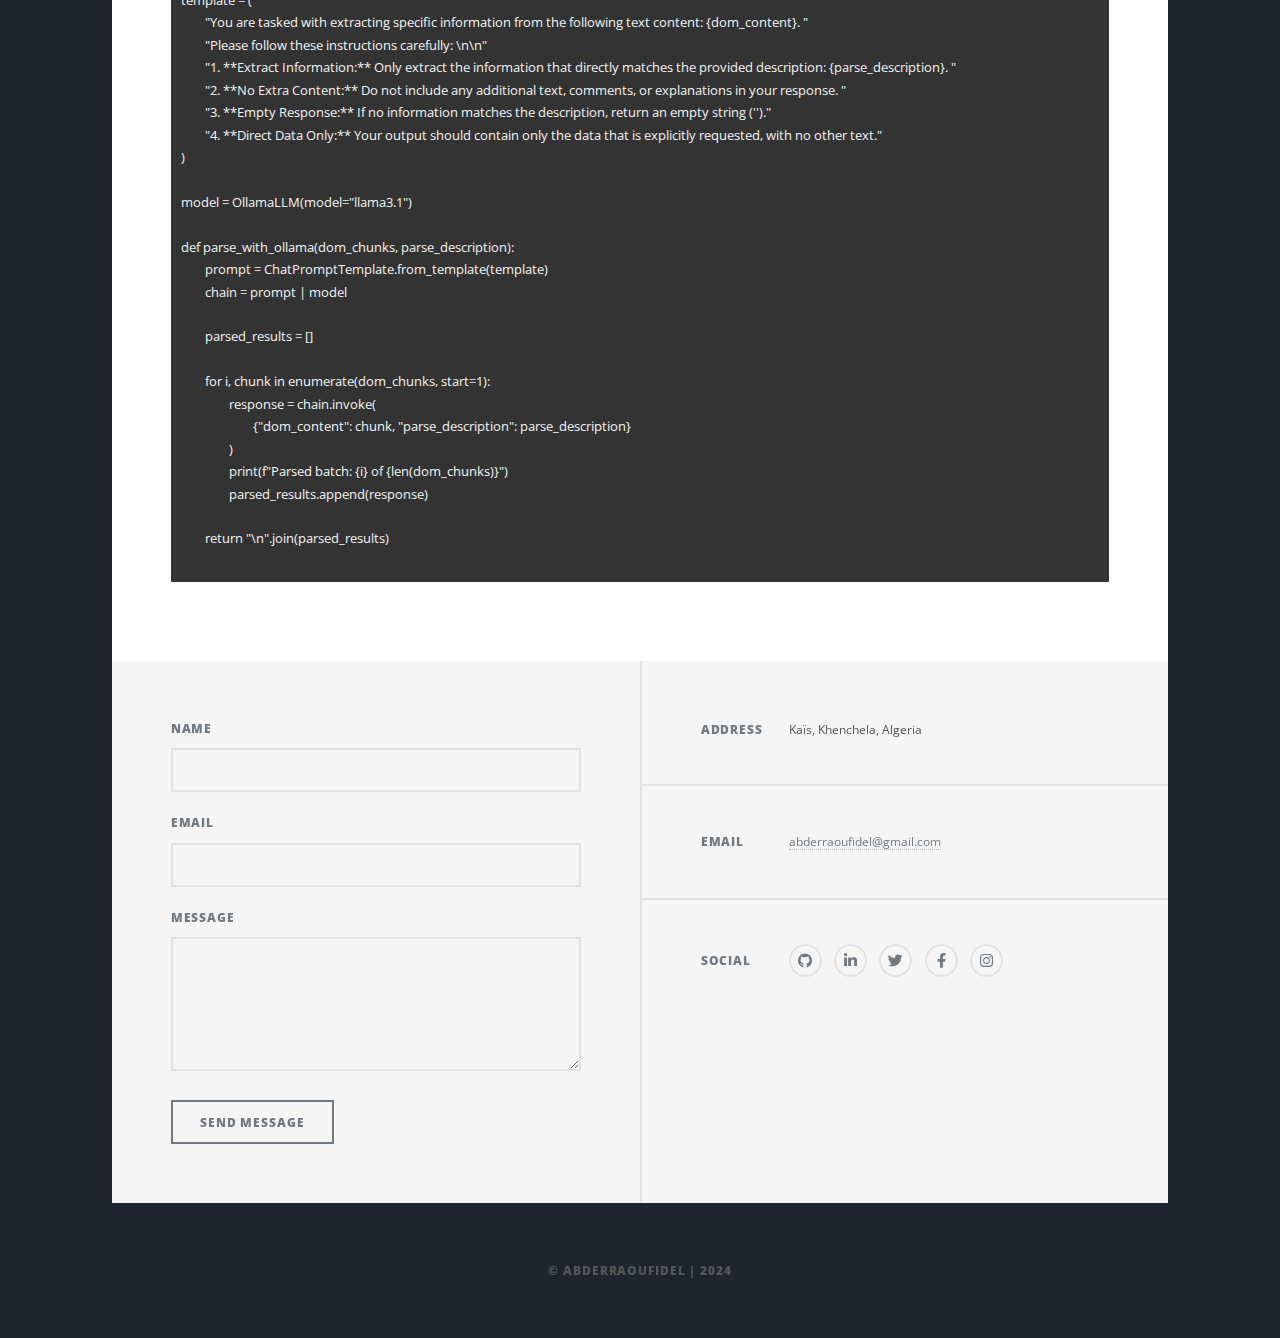
<file: scraperai.html>
<!DOCTYPE HTML>
<html>
	<head>
		<title>Web Scraping with LLaMA and Streamlit</title>
		<style>
			
	
			h2 {
				color: #4CAF50;
			}
	
			p, li {
				color: #555;
			}
	
			pre {
				background-color: #333;
				color: #f4f4f4;
				padding: 10px;
				overflow-x: auto;
			}
	
			.code-section {
				margin-bottom: 20px;
			}
	
			.code-section h2 {
				margin-bottom: 10px;
			}
	
			.code-section pre {
				margin-bottom: 15px;
			}
		</style>
		<meta charset="utf-8" />
		<meta name="viewport" content="width=device-width, initial-scale=1, user-scalable=no" />
		<link rel="stylesheet" href="assets/css/main.css" />
		<noscript><link rel="stylesheet" href="assets/css/noscript.css" /></noscript>
	</head>
	<body class="is-preload">

		<!-- Wrapper -->
			<div id="wrapper">

				<!-- Header -->
					<header id="header">
						<a href="index.html" class="logo">AI</a>
					</header>

				<!-- Nav -->
					<nav id="nav">
						<ul class="links">
							<li class="active"><a href="index.html">Portfolio</a></li>
							<li><a href="aboutme.html">About Me</a></li>
							<li><a href="services.html">Services</a></li>
							<li><a href="certifications.html">Certifications</a></li>
						</ul>
						<ul class="icons">
							<li><a href="https://github.com/AbderraoufIdel" class="icon brands fa-github"><span class="label">GitHub</span></a></li>
							<li><a href="https://www.linkedin.com/in/abderraoufidel/" class="icon brands fa-linkedin-in"><span class="label">Linkedin</span></a></li>
							<li><a href="https://x.com/AbderraoufIdel" class="icon brands fa-twitter"><span class="label">Twitter</span></a></li>
							<li><a href="https://www.facebook.com/idel.abderraouf.3" class="icon brands fa-facebook-f"><span class="label">Facebook</span></a></li>
							<li><a href="https://www.instagram.com/abderraouf_idel/" class="icon brands fa-instagram"><span class="label">Instagram</span></a></li>
						</ul>
					</nav>

				<!-- Main -->
					<div id="main">

						<!-- Post -->
							<section class="post">
								<header class="major">
									<span class="date">2024</span>
									<h1>ScraperAI</h1>
									<p style="font-size: larger;">Source code: <a href="https://github.com/AbderraoufIdel/ScraperAI">GitHub</a></p>
									<p>This project demonstrates how to scrape a website using Selenium, process the content with BeautifulSoup, and then extract specific data using the LLaMA AI model. The user provides a URL and a description of the data they want to extract, and the system performs the scraping and parsing tasks.</p>
								</header>
								<div class="image main"><img src="images/pic.jpg" alt="" /></div>
								
        						<div class="container">
									<h2>Step-by-Step Instructions for Setup:</h2>
									<div class="step">
										<h3>Step 1: Clone the Repository</h3>
										<pre>git clone https://github.com/AbderraoufIdel/ScraperAI</pre>
										<pre>cd ScraperAI</pre>
									</div>
							
									<div class="step">
										<h3>Step 2: Create a Virtual Environment</h3>
										<pre>python3 -m venv env</pre>
										<pre>source env/bin/activate</pre> 
										<pre># Windows: env\Scripts\activate</pre>
									</div>
							
									<div class="step">
										<h3>Step 3: Install the Required Packages</h3>
										<pre>pip install -r requirements.txt</pre>
									</div>
							
									<div class="step">
										<h3>Step 4: Run the Project</h3>
										<pre>streamlit run main.py</pre>
									</div>
							
									<h2 id="overview">Project Overview</h2>
							
									<div class="code-section">
										<h2>1. main.py - Streamlit UI and Workflow Control</h2>
										<p>The <code>main.py</code> file manages the user interface (UI) and orchestrates the scraping and parsing process. The user enters the website URL and the content they wish to parse, and this file triggers the necessary functions from <code>scraper.py</code> and <code>parse.py</code>.</p>
							
										<pre>
import streamlit as st
from scraper import (
	scrape_website,
	extract_body_content,
	clean_body_content,
	split_dom_content,
)
from parse import parse_with_ollama

# Streamlit UI
st.title("ScraperAI")
url = st.text_input("Enter Website URL")

# Step 1: Scrape the Website
if st.button("Scrape Website"):
	if url:
		st.write("Scraping the website...")

		# Scrape the website
		dom_content = scrape_website(url)
		body_content = extract_body_content(dom_content)
		cleaned_content = clean_body_content(body_content)

		# Store the DOM content in Streamlit session state
		st.session_state.dom_content = cleaned_content

		# Display the DOM content in an expandable text box
		with st.expander("View DOM Content"):
			st.text_area("DOM Content", cleaned_content, height=300)

# Step 2: Ask Questions About the DOM Content
if "dom_content" in st.session_state:
	parse_description = st.text_area("Describe what you want to parse")

	if st.button("Parse Content"):
		if parse_description:
			st.write("Parsing the content...")

			# Parse the content with Ollama
			dom_chunks = split_dom_content(st.session_state.dom_content)
			parsed_result = parse_with_ollama(dom_chunks, parse_description)
			st.write(parsed_result)
										</pre>
									</div>
							
									<div class="code-section">
										<h2>2. scraper.py - Web Scraping and Data Cleaning</h2>
										<p>The <code>scraper.py</code> file handles web scraping using Selenium and Chrome WebDriver. After scraping the webpage, it processes and cleans the data using BeautifulSoup to remove unnecessary content like JavaScript and CSS.</p>
							
										<pre>
from selenium.webdriver import Remote, ChromeOptions
from selenium.webdriver.chromium.remote_connection import ChromiumRemoteConnection
from selenium.webdriver.common.by import By
from bs4 import BeautifulSoup
from dotenv import load_dotenv
import os

AUTH = 'user:pass'
SBR_WEBDRIVER = f'https://{AUTH}@zproxy.lum-superproxy.io:####'

def scrape_website(website):
	print("Connecting to Scraping Browser...")
	sbr_connection = ChromiumRemoteConnection(SBR_WEBDRIVER, "goog", "chrome")
	with Remote(sbr_connection, options=ChromeOptions()) as driver:
		driver.get(website)
		print("Waiting captcha to solve...")
		solve_res = driver.execute(
			"executeCdpCommand",
			{
				"cmd": "Captcha.waitForSolve",
				"params": {"detectTimeout": 10000},
			},
		)
		print("Captcha solve status:", solve_res["value"]["status"])
		html = driver.page_source
		return html

def extract_body_content(html_content):
	soup = BeautifulSoup(html_content, "html.parser")
	body_content = soup.body
	return str(body_content) if body_content else ""

def clean_body_content(body_content):
	soup = BeautifulSoup(body_content, "html.parser")
							
	for script_or_style in soup(["script", "style"]):
		script_or_style.extract()
	
	cleaned_content = soup.get_text(separator="\n")
	cleaned_content = "\n".join(
		line.strip() for line in cleaned_content.splitlines() if line.strip()
	)
							
	return cleaned_content

def split_dom_content(dom_content, max_length=6000):
	return [
		dom_content[i : i + max_length] for i in range(0, len(dom_content), max_length)
	]
										</pre>
									</div>
							
									<div class="code-section">
										<h2>3. parse.py - Parsing Data with LLaMA AI Model</h2>
										<p>The <code>parse.py</code> file uses the LLaMA AI model to extract specific information from the cleaned HTML content. The model processes the text and returns only the data requested by the user, ensuring that no unnecessary information is included.</p>
							
										<pre>
from langchain_ollama import OllamaLLM
from langchain_core.prompts import ChatPromptTemplate

template = (
	"You are tasked with extracting specific information from the following text content: {dom_content}. "
	"Please follow these instructions carefully: \n\n"
	"1. **Extract Information:** Only extract the information that directly matches the provided description: {parse_description}. "
	"2. **No Extra Content:** Do not include any additional text, comments, or explanations in your response. "
	"3. **Empty Response:** If no information matches the description, return an empty string ('')."
	"4. **Direct Data Only:** Your output should contain only the data that is explicitly requested, with no other text."
)

model = OllamaLLM(model="llama3.1")

def parse_with_ollama(dom_chunks, parse_description):
	prompt = ChatPromptTemplate.from_template(template)
	chain = prompt | model

	parsed_results = []

	for i, chunk in enumerate(dom_chunks, start=1):
		response = chain.invoke(
			{"dom_content": chunk, "parse_description": parse_description}
		)
		print(f"Parsed batch: {i} of {len(dom_chunks)}")
		parsed_results.append(response)

	return "\n".join(parsed_results)
										</pre>
									</div>
								</div>
							
								</div>

					</div>

				<!-- Footer -->
				<footer id="footer">
					<section>
						<form method="post" action="#">
							<div class="fields">
								<div class="field">
									<label for="name">Name</label>
									<input type="text" name="name" id="name" />
								</div>
								<div class="field">
									<label for="email">Email</label>
									<input type="text" name="email" id="email" />
								</div>
								<div class="field">
									<label for="message">Message</label>
									<textarea name="message" id="message" rows="3"></textarea>
								</div>
							</div>
							<ul class="actions">
								<li><input type="submit" value="Send Message" /></li>
							</ul>
						</form>
					</section>
					<section class="split contact">
						<section >
							<h3>Address</h3>
							<p>Kaïs, Khenchela, Algeria</p>
						</section>
						<!-- <section>
							<h3>Phone</h3>
							<p><a href="#">(000) 000-0000</a></p>
						</section> -->
						<section>
							<h3>Email</h3>
							<p><a href="mailto:abderraoufidel@gmail.com">abderraoufidel@gmail.com</a></p>
						</section>
						<section>
							<h3>Social</h3>
							<ul class="icons alt">
								<li><a href="https://github.com/AbderraoufIdel" class="icon brands alt fa-github"><span class="label">GitHub</span></a></li>
								<li><a href="https://www.linkedin.com/in/abderraoufidel/" class="icon brands alt fa-linkedin-in"><span class="label">LinkedIn</span></a></li>
								<li><a href="https://x.com/AbderraoufIdel" class="icon brands alt fa-twitter"><span class="label">Twitter</span></a></li>
								<li><a href="https://www.facebook.com/idel.abderraouf.3" class="icon brands alt fa-facebook-f"><span class="label">Facebook</span></a></li>
								<li><a href="https://www.instagram.com/abderraouf_idel/" class="icon brands alt fa-instagram"><span class="label">Instagram</span></a></li>
								
							</ul>
						</section>
					</section>
				</footer>

			<!-- Copyright -->
				<div id="copyright">
					<ul><li>&copy; AbderraoufIDEL | 2024</li></ul>
				</div>

		</div>


		<!-- Scripts -->
			<script src="assets/js/jquery.min.js"></script>
			<script src="assets/js/jquery.scrollex.min.js"></script>
			<script src="assets/js/jquery.scrolly.min.js"></script>
			<script src="assets/js/browser.min.js"></script>
			<script src="assets/js/breakpoints.min.js"></script>
			<script src="assets/js/util.js"></script>
			<script src="assets/js/main.js"></script>

	</body>
</html>
</file>
<file: assets/css/main.css>
@import url(fontawesome-all.min.css);
@import url('https://fonts.googleapis.com/css2?family=Open+Sans:ital,wght@0,300..800;1,300..800&display=swap');
@import url("https://fonts.googleapis.com/css?family=Merriweather:300,700,300italic,700italic|Source+Sans+Pro:900");
@import url("'https://kit.fontawesome.com/a076d05399.js'")

/*
	Massively by HTML5 UP
	html5up.net | @ajlkn
	Free for personal and commercial use under the CCA 3.0 license (html5up.net/license)
*/

html, body, div, span, applet, object,
iframe, h1, h2, h3, h4, h5, h6, p, blockquote,
pre, a, abbr, acronym, address, big, cite,
code, del, dfn, em, img, ins, kbd, q, s, samp,
small, strike, strong, sub, sup, tt, var, b,
u, i, center, dl, dt, dd, ol, ul, li, fieldset,
form, label, legend, table, caption, tbody,
tfoot, thead, tr, th, td, article, aside,
canvas, details, embed, figure, figcaption,
footer, header, hgroup, menu, nav, output, ruby,
section, summary, time, mark, audio, video {
	margin: 0;
	padding: 0;
	border: 0;
	font-size: 100%;
	font: inherit;
	vertical-align: baseline;}

article, aside, details, figcaption, figure,
footer, header, hgroup, menu, nav, section {
	display: block;}

body {

	line-height: 1;
}

ol, ul {
	list-style: none;
}

blockquote, q {
	quotes: none;
}

	blockquote:before, blockquote:after, q:before, q:after {
		content: '';
		content: none;
	}

table {
	border-collapse: collapse;
	border-spacing: 0;
}

body {
	-webkit-text-size-adjust: none;
}

mark {
	background-color: transparent;
	color: inherit;
}

input::-moz-focus-inner {
	border: 0;
	padding: 0;
}

input, select, textarea {
	-moz-appearance: none;
	-webkit-appearance: none;
	-ms-appearance: none;
	appearance: none;
}

/* Basic */

	@-ms-viewport {
		width: device-width;
	}

	body {
		-ms-overflow-style: scrollbar;
	}

	@media screen and (max-width: 480px) {

		html, body {
			min-width: 320px;
		}

	}

	html {
		box-sizing: border-box;
	}

	*, *:before, *:after {
		box-sizing: inherit;
	}

	body {
		background-color: #1e252d;
	}

		body.is-preload *, body.is-preload *:before, body.is-preload *:after {
			-moz-animation: none !important;
			-webkit-animation: none !important;
			-ms-animation: none !important;
			animation: none !important;
			-moz-transition: none !important;
			-webkit-transition: none !important;
			-ms-transition: none !important;
			transition: none !important;
		}

/* Type */

	html {
		font-size: 16pt;
	}

		@media screen and (max-width: 1680px) {

			html {
				font-size: 12pt;
			}

		}

		@media screen and (max-width: 1280px) {

			html {
				font-size: 11pt;
			}

		}

		@media screen and (max-width: 360px) {

			html {
				font-size: 10pt;
			}

		}

	body {
		color: #212931;
	}

	body, input, select, textarea {
		font-size: larger; 
		line-height: 1.7;
		font-family: "Open Sans", sans-serif;
		font-optical-sizing: auto;
		font-weight: 400;
		font-style: normal;
		font-variation-settings:
		  "wdth" 100;
	  }

	a {
		-moz-transition: color 0.2s ease-in-out, background-color 0.2s ease-in-out, border-color 0.2s ease-in-out, box-shadow 0.2s ease-in-out;
		-webkit-transition: color 0.2s ease-in-out, background-color 0.2s ease-in-out, border-color 0.2s ease-in-out, box-shadow 0.2s ease-in-out;
		-ms-transition: color 0.2s ease-in-out, background-color 0.2s ease-in-out, border-color 0.2s ease-in-out, box-shadow 0.2s ease-in-out;
		transition: color 0.2s ease-in-out, background-color 0.2s ease-in-out, border-color 0.2s ease-in-out, box-shadow 0.2s ease-in-out;
		border-bottom: dotted 1px;
		text-decoration: none;
	}

		a:hover {
			border-bottom-color: transparent;
		}

	strong, b {
		font-weight: 600;
	}

	em, i {
		font-style: italic;
	}

	p {
		text-align: justify;
		margin: 0 0 2rem 0;
	}

	h1, h2, h3, h4, h5, h6 {
		font-family: "Open Sans", sans-serif;
		font-weight: 900;
		line-height: 1.5;
		letter-spacing: 0.075em;
		text-transform: uppercase;
		margin: 0 0 1rem 0;
	}

		h1 a, h2 a, h3 a, h4 a, h5 a, h6 a {
			border-bottom: 0;
			color: inherit;
			text-decoration: none;
		}

	h1 {
		font-size: 4rem;
		line-height: 1.1;
		margin: 0 0 2rem 0;
	}

	h2 {
		font-size: 1.75rem;
		line-height: 1.3;
		margin: 0 0 1.5rem 0;
	}

	h3 {
		font-size: 1.25rem;
		margin: 0 0 1.5rem 0;
	}

	h4 {
		font-size: 1rem;
	}

	h5 {
		font-size: 0.9rem;
	}

	h6 {
		font-size: 0.8rem;
	}

	sub {
		font-size: 0.8rem;
		position: relative;
		top: 0.5rem;
	}

	sup {
		font-size: 0.8rem;
		position: relative;
		top: -0.5rem;
	}

	blockquote {
		border-left: solid 4px;
		font-style: italic;
		margin: 0 0 2rem 0;
		padding: 0.5rem 0 0.5rem 2rem;
	}

	code {
		border: solid 2px;
		font-family: "Open Sans", sans-serif;
		font-size: 0.9rem;
		margin: 0 0.25rem;
		padding: 0.25rem 0.65rem;
	}

	pre {
		-webkit-overflow-scrolling: touch;
		font-family: "Open Sans", sans-serif;
		font-size: 0.9rem;
		margin: 0 0 2rem 0;
	}

		pre code {
			display: block;
			line-height: 1.75;
			padding: 1rem 1.5rem;
			overflow-x: auto;
		}

	hr {
		border: 0;
		border-bottom: solid 2px;
		margin: 3rem 0;
	}

		hr.major {
			margin: 5rem 0;
		}

	.align-left {
		text-align: left;
	}

	.align-center {
		text-align: center;
	}

	.align-right {
		text-align: right;
	}

	input, select, textarea {
		color: #212931;
	}

	a {
		color: #212931;
		border-bottom-color: rgba(33, 41, 49, 0.5);
	}

		a:hover {
			border-bottom-color: transparent;
			color: #7899b3 !important;
		}

	strong, b {
		color: #212931;
	}

	h1, h2, h3, h4, h5, h6 {
		color: #212931;
	}

	blockquote {
		border-left-color: #eeeeee;
	}

	code {
		background: rgba(220, 220, 220, 0.25);
		border-color: #eeeeee;
	}

	hr {
		border-bottom-color: #eeeeee;
	}

/* Row */

	.row {
		display: flex;
		flex-wrap: wrap;
		box-sizing: border-box;
		align-items: stretch;
	}

		.row > * {
			box-sizing: border-box;
		}

		.row.gtr-uniform > * > :last-child {
			margin-bottom: 0;
		}

		.row.aln-left {
			justify-content: flex-start;
		}

		.row.aln-center {
			justify-content: center;
		}

		.row.aln-right {
			justify-content: flex-end;
		}

		.row.aln-top {
			align-items: flex-start;
		}

		.row.aln-middle {
			align-items: center;
		}

		.row.aln-bottom {
			align-items: flex-end;
		}

		.row > .imp {
			order: -1;
		}

		.row > .col-1 {
			width: 8.33333%;
		}

		.row > .off-1 {
			margin-left: 8.33333%;
		}

		.row > .col-2 {
			width: 16.66667%;
		}

		.row > .off-2 {
			margin-left: 16.66667%;
		}

		.row > .col-3 {
			width: 25%;
		}

		.row > .off-3 {
			margin-left: 25%;
		}

		.row > .col-4 {
			width: 33.33333%;
		}

		.row > .off-4 {
			margin-left: 33.33333%;
		}

		.row > .col-5 {
			width: 41.66667%;
		}

		.row > .off-5 {
			margin-left: 41.66667%;
		}

		.row > .col-6 {
			width: 50%;
		}

		.row > .off-6 {
			margin-left: 50%;
		}

		.row > .col-7 {
			width: 58.33333%;
		}

		.row > .off-7 {
			margin-left: 58.33333%;
		}

		.row > .col-8 {
			width: 66.66667%;
		}

		.row > .off-8 {
			margin-left: 66.66667%;
		}

		.row > .col-9 {
			width: 75%;
		}

		.row > .off-9 {
			margin-left: 75%;
		}

		.row > .col-10 {
			width: 83.33333%;
		}

		.row > .off-10 {
			margin-left: 83.33333%;
		}

		.row > .col-11 {
			width: 91.66667%;
		}

		.row > .off-11 {
			margin-left: 91.66667%;
		}

		.row > .col-12 {
			width: 100%;
		}

		.row > .off-12 {
			margin-left: 100%;
		}

		.row.gtr-0 {
			margin-top: 0;
			margin-left: 0rem;
		}

			.row.gtr-0 > * {
				padding: 0 0 0 0rem;
			}

			.row.gtr-0.gtr-uniform {
				margin-top: 0rem;
			}

				.row.gtr-0.gtr-uniform > * {
					padding-top: 0rem;
				}

		.row.gtr-25 {
			margin-top: 0;
			margin-left: -0.375rem;
		}

			.row.gtr-25 > * {
				padding: 0 0 0 0.375rem;
			}

			.row.gtr-25.gtr-uniform {
				margin-top: -0.375rem;
			}

				.row.gtr-25.gtr-uniform > * {
					padding-top: 0.375rem;
				}

		.row.gtr-50 {
			margin-top: 0;
			margin-left: -0.75rem;
		}

			.row.gtr-50 > * {
				padding: 0 0 0 0.75rem;
			}

			.row.gtr-50.gtr-uniform {
				margin-top: -0.75rem;
			}

				.row.gtr-50.gtr-uniform > * {
					padding-top: 0.75rem;
				}

		.row {
			margin-top: 0;
			margin-left: -1.5rem;
		}

			.row > * {
				padding: 0 0 0 1.5rem;
			}

			.row.gtr-uniform {
				margin-top: -1.5rem;
			}

				.row.gtr-uniform > * {
					padding-top: 1.5rem;
				}

		.row.gtr-150 {
			margin-top: 0;
			margin-left: -2.25rem;
		}

			.row.gtr-150 > * {
				padding: 0 0 0 2.25rem;
			}

			.row.gtr-150.gtr-uniform {
				margin-top: -2.25rem;
			}

				.row.gtr-150.gtr-uniform > * {
					padding-top: 2.25rem;
				}

		.row.gtr-200 {
			margin-top: 0;
			margin-left: -3rem;
		}

			.row.gtr-200 > * {
				padding: 0 0 0 3rem;
			}

			.row.gtr-200.gtr-uniform {
				margin-top: -3rem;
			}

				.row.gtr-200.gtr-uniform > * {
					padding-top: 3rem;
				}

		@media screen and (max-width: 1680px) {

			.row {
				display: flex;
				flex-wrap: wrap;
				box-sizing: border-box;
				align-items: stretch;
			}

				.row > * {
					box-sizing: border-box;
				}

				.row.gtr-uniform > * > :last-child {
					margin-bottom: 0;
				}

				.row.aln-left {
					justify-content: flex-start;
				}

				.row.aln-center {
					justify-content: center;
				}

				.row.aln-right {
					justify-content: flex-end;
				}

				.row.aln-top {
					align-items: flex-start;
				}

				.row.aln-middle {
					align-items: center;
				}

				.row.aln-bottom {
					align-items: flex-end;
				}

				.row > .imp-xlarge {
					order: -1;
				}

				.row > .col-1-xlarge {
					width: 8.33333%;
				}

				.row > .off-1-xlarge {
					margin-left: 8.33333%;
				}

				.row > .col-2-xlarge {
					width: 16.66667%;
				}

				.row > .off-2-xlarge {
					margin-left: 16.66667%;
				}

				.row > .col-3-xlarge {
					width: 25%;
				}

				.row > .off-3-xlarge {
					margin-left: 25%;
				}

				.row > .col-4-xlarge {
					width: 33.33333%;
				}

				.row > .off-4-xlarge {
					margin-left: 33.33333%;
				}

				.row > .col-5-xlarge {
					width: 41.66667%;
				}

				.row > .off-5-xlarge {
					margin-left: 41.66667%;
				}

				.row > .col-6-xlarge {
					width: 50%;
				}

				.row > .off-6-xlarge {
					margin-left: 50%;
				}

				.row > .col-7-xlarge {
					width: 58.33333%;
				}

				.row > .off-7-xlarge {
					margin-left: 58.33333%;
				}

				.row > .col-8-xlarge {
					width: 66.66667%;
				}

				.row > .off-8-xlarge {
					margin-left: 66.66667%;
				}

				.row > .col-9-xlarge {
					width: 75%;
				}

				.row > .off-9-xlarge {
					margin-left: 75%;
				}

				.row > .col-10-xlarge {
					width: 83.33333%;
				}

				.row > .off-10-xlarge {
					margin-left: 83.33333%;
				}

				.row > .col-11-xlarge {
					width: 91.66667%;
				}

				.row > .off-11-xlarge {
					margin-left: 91.66667%;
				}

				.row > .col-12-xlarge {
					width: 100%;
				}

				.row > .off-12-xlarge {
					margin-left: 100%;
				}

				.row.gtr-0 {
					margin-top: 0;
					margin-left: 0rem;
				}

					.row.gtr-0 > * {
						padding: 0 0 0 0rem;
					}

					.row.gtr-0.gtr-uniform {
						margin-top: 0rem;
					}

						.row.gtr-0.gtr-uniform > * {
							padding-top: 0rem;
						}

				.row.gtr-25 {
					margin-top: 0;
					margin-left: -0.375rem;
				}

					.row.gtr-25 > * {
						padding: 0 0 0 0.375rem;
					}

					.row.gtr-25.gtr-uniform {
						margin-top: -0.375rem;
					}

						.row.gtr-25.gtr-uniform > * {
							padding-top: 0.375rem;
						}

				.row.gtr-50 {
					margin-top: 0;
					margin-left: -0.75rem;
				}

					.row.gtr-50 > * {
						padding: 0 0 0 0.75rem;
					}

					.row.gtr-50.gtr-uniform {
						margin-top: -0.75rem;
					}

						.row.gtr-50.gtr-uniform > * {
							padding-top: 0.75rem;
						}

				.row {
					margin-top: 0;
					margin-left: -1.5rem;
				}

					.row > * {
						padding: 0 0 0 1.5rem;
					}

					.row.gtr-uniform {
						margin-top: -1.5rem;
					}

						.row.gtr-uniform > * {
							padding-top: 1.5rem;
						}

				.row.gtr-150 {
					margin-top: 0;
					margin-left: -2.25rem;
				}

					.row.gtr-150 > * {
						padding: 0 0 0 2.25rem;
					}

					.row.gtr-150.gtr-uniform {
						margin-top: -2.25rem;
					}

						.row.gtr-150.gtr-uniform > * {
							padding-top: 2.25rem;
						}

				.row.gtr-200 {
					margin-top: 0;
					margin-left: -3rem;
				}

					.row.gtr-200 > * {
						padding: 0 0 0 3rem;
					}

					.row.gtr-200.gtr-uniform {
						margin-top: -3rem;
					}

						.row.gtr-200.gtr-uniform > * {
							padding-top: 3rem;
						}

		}

		@media screen and (max-width: 1280px) {

			.row {
				display: flex;
				flex-wrap: wrap;
				box-sizing: border-box;
				align-items: stretch;
			}

				.row > * {
					box-sizing: border-box;
				}

				.row.gtr-uniform > * > :last-child {
					margin-bottom: 0;
				}

				.row.aln-left {
					justify-content: flex-start;
				}

				.row.aln-center {
					justify-content: center;
				}

				.row.aln-right {
					justify-content: flex-end;
				}

				.row.aln-top {
					align-items: flex-start;
				}

				.row.aln-middle {
					align-items: center;
				}

				.row.aln-bottom {
					align-items: flex-end;
				}

				.row > .imp-large {
					order: -1;
				}

				.row > .col-1-large {
					width: 8.33333%;
				}

				.row > .off-1-large {
					margin-left: 8.33333%;
				}

				.row > .col-2-large {
					width: 16.66667%;
				}

				.row > .off-2-large {
					margin-left: 16.66667%;
				}

				.row > .col-3-large {
					width: 25%;
				}

				.row > .off-3-large {
					margin-left: 25%;
				}

				.row > .col-4-large {
					width: 33.33333%;
				}

				.row > .off-4-large {
					margin-left: 33.33333%;
				}

				.row > .col-5-large {
					width: 41.66667%;
				}

				.row > .off-5-large {
					margin-left: 41.66667%;
				}

				.row > .col-6-large {
					width: 50%;
				}

				.row > .off-6-large {
					margin-left: 50%;
				}

				.row > .col-7-large {
					width: 58.33333%;
				}

				.row > .off-7-large {
					margin-left: 58.33333%;
				}

				.row > .col-8-large {
					width: 66.66667%;
				}

				.row > .off-8-large {
					margin-left: 66.66667%;
				}

				.row > .col-9-large {
					width: 75%;
				}

				.row > .off-9-large {
					margin-left: 75%;
				}

				.row > .col-10-large {
					width: 83.33333%;
				}

				.row > .off-10-large {
					margin-left: 83.33333%;
				}

				.row > .col-11-large {
					width: 91.66667%;
				}

				.row > .off-11-large {
					margin-left: 91.66667%;
				}

				.row > .col-12-large {
					width: 100%;
				}

				.row > .off-12-large {
					margin-left: 100%;
				}

				.row.gtr-0 {
					margin-top: 0;
					margin-left: 0rem;
				}

					.row.gtr-0 > * {
						padding: 0 0 0 0rem;
					}

					.row.gtr-0.gtr-uniform {
						margin-top: 0rem;
					}

						.row.gtr-0.gtr-uniform > * {
							padding-top: 0rem;
						}

				.row.gtr-25 {
					margin-top: 0;
					margin-left: -0.375rem;
				}

					.row.gtr-25 > * {
						padding: 0 0 0 0.375rem;
					}

					.row.gtr-25.gtr-uniform {
						margin-top: -0.375rem;
					}

						.row.gtr-25.gtr-uniform > * {
							padding-top: 0.375rem;
						}

				.row.gtr-50 {
					margin-top: 0;
					margin-left: -0.75rem;
				}

					.row.gtr-50 > * {
						padding: 0 0 0 0.75rem;
					}

					.row.gtr-50.gtr-uniform {
						margin-top: -0.75rem;
					}

						.row.gtr-50.gtr-uniform > * {
							padding-top: 0.75rem;
						}

				.row {
					margin-top: 0;
					margin-left: -1.5rem;
				}

					.row > * {
						padding: 0 0 0 1.5rem;
					}

					.row.gtr-uniform {
						margin-top: -1.5rem;
					}

						.row.gtr-uniform > * {
							padding-top: 1.5rem;
						}

				.row.gtr-150 {
					margin-top: 0;
					margin-left: -2.25rem;
				}

					.row.gtr-150 > * {
						padding: 0 0 0 2.25rem;
					}

					.row.gtr-150.gtr-uniform {
						margin-top: -2.25rem;
					}

						.row.gtr-150.gtr-uniform > * {
							padding-top: 2.25rem;
						}

				.row.gtr-200 {
					margin-top: 0;
					margin-left: -3rem;
				}

					.row.gtr-200 > * {
						padding: 0 0 0 3rem;
					}

					.row.gtr-200.gtr-uniform {
						margin-top: -3rem;
					}

						.row.gtr-200.gtr-uniform > * {
							padding-top: 3rem;
						}

		}

		@media screen and (max-width: 980px) {

			.row {
				display: flex;
				flex-wrap: wrap;
				box-sizing: border-box;
				align-items: stretch;
			}

				.row > * {
					box-sizing: border-box;
				}

				.row.gtr-uniform > * > :last-child {
					margin-bottom: 0;
				}

				.row.aln-left {
					justify-content: flex-start;
				}

				.row.aln-center {
					justify-content: center;
				}

				.row.aln-right {
					justify-content: flex-end;
				}

				.row.aln-top {
					align-items: flex-start;
				}

				.row.aln-middle {
					align-items: center;
				}

				.row.aln-bottom {
					align-items: flex-end;
				}

				.row > .imp-medium {
					order: -1;
				}

				.row > .col-1-medium {
					width: 8.33333%;
				}

				.row > .off-1-medium {
					margin-left: 8.33333%;
				}

				.row > .col-2-medium {
					width: 16.66667%;
				}

				.row > .off-2-medium {
					margin-left: 16.66667%;
				}

				.row > .col-3-medium {
					width: 25%;
				}

				.row > .off-3-medium {
					margin-left: 25%;
				}

				.row > .col-4-medium {
					width: 33.33333%;
				}

				.row > .off-4-medium {
					margin-left: 33.33333%;
				}

				.row > .col-5-medium {
					width: 41.66667%;
				}

				.row > .off-5-medium {
					margin-left: 41.66667%;
				}

				.row > .col-6-medium {
					width: 50%;
				}

				.row > .off-6-medium {
					margin-left: 50%;
				}

				.row > .col-7-medium {
					width: 58.33333%;
				}

				.row > .off-7-medium {
					margin-left: 58.33333%;
				}

				.row > .col-8-medium {
					width: 66.66667%;
				}

				.row > .off-8-medium {
					margin-left: 66.66667%;
				}

				.row > .col-9-medium {
					width: 75%;
				}

				.row > .off-9-medium {
					margin-left: 75%;
				}

				.row > .col-10-medium {
					width: 83.33333%;
				}

				.row > .off-10-medium {
					margin-left: 83.33333%;
				}

				.row > .col-11-medium {
					width: 91.66667%;
				}

				.row > .off-11-medium {
					margin-left: 91.66667%;
				}

				.row > .col-12-medium {
					width: 100%;
				}

				.row > .off-12-medium {
					margin-left: 100%;
				}

				.row.gtr-0 {
					margin-top: 0;
					margin-left: 0rem;
				}

					.row.gtr-0 > * {
						padding: 0 0 0 0rem;
					}

					.row.gtr-0.gtr-uniform {
						margin-top: 0rem;
					}

						.row.gtr-0.gtr-uniform > * {
							padding-top: 0rem;
						}

				.row.gtr-25 {
					margin-top: 0;
					margin-left: -0.375rem;
				}

					.row.gtr-25 > * {
						padding: 0 0 0 0.375rem;
					}

					.row.gtr-25.gtr-uniform {
						margin-top: -0.375rem;
					}

						.row.gtr-25.gtr-uniform > * {
							padding-top: 0.375rem;
						}

				.row.gtr-50 {
					margin-top: 0;
					margin-left: -0.75rem;
				}

					.row.gtr-50 > * {
						padding: 0 0 0 0.75rem;
					}

					.row.gtr-50.gtr-uniform {
						margin-top: -0.75rem;
					}

						.row.gtr-50.gtr-uniform > * {
							padding-top: 0.75rem;
						}

				.row {
					margin-top: 0;
					margin-left: -1.5rem;
				}

					.row > * {
						padding: 0 0 0 1.5rem;
					}

					.row.gtr-uniform {
						margin-top: -1.5rem;
					}

						.row.gtr-uniform > * {
							padding-top: 1.5rem;
						}

				.row.gtr-150 {
					margin-top: 0;
					margin-left: -2.25rem;
				}

					.row.gtr-150 > * {
						padding: 0 0 0 2.25rem;
					}

					.row.gtr-150.gtr-uniform {
						margin-top: -2.25rem;
					}

						.row.gtr-150.gtr-uniform > * {
							padding-top: 2.25rem;
						}

				.row.gtr-200 {
					margin-top: 0;
					margin-left: -3rem;
				}

					.row.gtr-200 > * {
						padding: 0 0 0 3rem;
					}

					.row.gtr-200.gtr-uniform {
						margin-top: -3rem;
					}

						.row.gtr-200.gtr-uniform > * {
							padding-top: 3rem;
						}

		}

		@media screen and (max-width: 736px) {

			.row {
				display: flex;
				flex-wrap: wrap;
				box-sizing: border-box;
				align-items: stretch;
			}

				.row > * {
					box-sizing: border-box;
				}

				.row.gtr-uniform > * > :last-child {
					margin-bottom: 0;
				}

				.row.aln-left {
					justify-content: flex-start;
				}

				.row.aln-center {
					justify-content: center;
				}

				.row.aln-right {
					justify-content: flex-end;
				}

				.row.aln-top {
					align-items: flex-start;
				}

				.row.aln-middle {
					align-items: center;
				}

				.row.aln-bottom {
					align-items: flex-end;
				}

				.row > .imp-small {
					order: -1;
				}

				.row > .col-1-small {
					width: 8.33333%;
				}

				.row > .off-1-small {
					margin-left: 8.33333%;
				}

				.row > .col-2-small {
					width: 16.66667%;
				}

				.row > .off-2-small {
					margin-left: 16.66667%;
				}

				.row > .col-3-small {
					width: 25%;
				}

				.row > .off-3-small {
					margin-left: 25%;
				}

				.row > .col-4-small {
					width: 33.33333%;
				}

				.row > .off-4-small {
					margin-left: 33.33333%;
				}

				.row > .col-5-small {
					width: 41.66667%;
				}

				.row > .off-5-small {
					margin-left: 41.66667%;
				}

				.row > .col-6-small {
					width: 50%;
				}

				.row > .off-6-small {
					margin-left: 50%;
				}

				.row > .col-7-small {
					width: 58.33333%;
				}

				.row > .off-7-small {
					margin-left: 58.33333%;
				}

				.row > .col-8-small {
					width: 66.66667%;
				}

				.row > .off-8-small {
					margin-left: 66.66667%;
				}

				.row > .col-9-small {
					width: 75%;
				}

				.row > .off-9-small {
					margin-left: 75%;
				}

				.row > .col-10-small {
					width: 83.33333%;
				}

				.row > .off-10-small {
					margin-left: 83.33333%;
				}

				.row > .col-11-small {
					width: 91.66667%;
				}

				.row > .off-11-small {
					margin-left: 91.66667%;
				}

				.row > .col-12-small {
					width: 100%;
				}

				.row > .off-12-small {
					margin-left: 100%;
				}

				.row.gtr-0 {
					margin-top: 0;
					margin-left: 0rem;
				}

					.row.gtr-0 > * {
						padding: 0 0 0 0rem;
					}

					.row.gtr-0.gtr-uniform {
						margin-top: 0rem;
					}

						.row.gtr-0.gtr-uniform > * {
							padding-top: 0rem;
						}

				.row.gtr-25 {
					margin-top: 0;
					margin-left: -0.375rem;
				}

					.row.gtr-25 > * {
						padding: 0 0 0 0.375rem;
					}

					.row.gtr-25.gtr-uniform {
						margin-top: -0.375rem;
					}

						.row.gtr-25.gtr-uniform > * {
							padding-top: 0.375rem;
						}

				.row.gtr-50 {
					margin-top: 0;
					margin-left: -0.75rem;
				}

					.row.gtr-50 > * {
						padding: 0 0 0 0.75rem;
					}

					.row.gtr-50.gtr-uniform {
						margin-top: -0.75rem;
					}

						.row.gtr-50.gtr-uniform > * {
							padding-top: 0.75rem;
						}

				.row {
					margin-top: 0;
					margin-left: -1.5rem;
				}

					.row > * {
						padding: 0 0 0 1.5rem;
					}

					.row.gtr-uniform {
						margin-top: -1.5rem;
					}

						.row.gtr-uniform > * {
							padding-top: 1.5rem;
						}

				.row.gtr-150 {
					margin-top: 0;
					margin-left: -2.25rem;
				}

					.row.gtr-150 > * {
						padding: 0 0 0 2.25rem;
					}

					.row.gtr-150.gtr-uniform {
						margin-top: -2.25rem;
					}

						.row.gtr-150.gtr-uniform > * {
							padding-top: 2.25rem;
						}

				.row.gtr-200 {
					margin-top: 0;
					margin-left: -3rem;
				}

					.row.gtr-200 > * {
						padding: 0 0 0 3rem;
					}

					.row.gtr-200.gtr-uniform {
						margin-top: -3rem;
					}

						.row.gtr-200.gtr-uniform > * {
							padding-top: 3rem;
						}

		}

		@media screen and (max-width: 480px) {

			.row {
				display: flex;
				flex-wrap: wrap;
				box-sizing: border-box;
				align-items: stretch;
			}

				.row > * {
					box-sizing: border-box;
				}

				.row.gtr-uniform > * > :last-child {
					margin-bottom: 0;
				}

				.row.aln-left {
					justify-content: flex-start;
				}

				.row.aln-center {
					justify-content: center;
				}

				.row.aln-right {
					justify-content: flex-end;
				}

				.row.aln-top {
					align-items: flex-start;
				}

				.row.aln-middle {
					align-items: center;
				}

				.row.aln-bottom {
					align-items: flex-end;
				}

				.row > .imp-xsmall {
					order: -1;
				}

				.row > .col-1-xsmall {
					width: 8.33333%;
				}

				.row > .off-1-xsmall {
					margin-left: 8.33333%;
				}

				.row > .col-2-xsmall {
					width: 16.66667%;
				}

				.row > .off-2-xsmall {
					margin-left: 16.66667%;
				}

				.row > .col-3-xsmall {
					width: 25%;
				}

				.row > .off-3-xsmall {
					margin-left: 25%;
				}

				.row > .col-4-xsmall {
					width: 33.33333%;
				}

				.row > .off-4-xsmall {
					margin-left: 33.33333%;
				}

				.row > .col-5-xsmall {
					width: 41.66667%;
				}

				.row > .off-5-xsmall {
					margin-left: 41.66667%;
				}

				.row > .col-6-xsmall {
					width: 50%;
				}

				.row > .off-6-xsmall {
					margin-left: 50%;
				}

				.row > .col-7-xsmall {
					width: 58.33333%;
				}

				.row > .off-7-xsmall {
					margin-left: 58.33333%;
				}

				.row > .col-8-xsmall {
					width: 66.66667%;
				}

				.row > .off-8-xsmall {
					margin-left: 66.66667%;
				}

				.row > .col-9-xsmall {
					width: 75%;
				}

				.row > .off-9-xsmall {
					margin-left: 75%;
				}

				.row > .col-10-xsmall {
					width: 83.33333%;
				}

				.row > .off-10-xsmall {
					margin-left: 83.33333%;
				}

				.row > .col-11-xsmall {
					width: 91.66667%;
				}

				.row > .off-11-xsmall {
					margin-left: 91.66667%;
				}

				.row > .col-12-xsmall {
					width: 100%;
				}

				.row > .off-12-xsmall {
					margin-left: 100%;
				}

				.row.gtr-0 {
					margin-top: 0;
					margin-left: 0rem;
				}

					.row.gtr-0 > * {
						padding: 0 0 0 0rem;
					}

					.row.gtr-0.gtr-uniform {
						margin-top: 0rem;
					}

						.row.gtr-0.gtr-uniform > * {
							padding-top: 0rem;
						}

				.row.gtr-25 {
					margin-top: 0;
					margin-left: -0.375rem;
				}

					.row.gtr-25 > * {
						padding: 0 0 0 0.375rem;
					}

					.row.gtr-25.gtr-uniform {
						margin-top: -0.375rem;
					}

						.row.gtr-25.gtr-uniform > * {
							padding-top: 0.375rem;
						}

				.row.gtr-50 {
					margin-top: 0;
					margin-left: -0.75rem;
				}

					.row.gtr-50 > * {
						padding: 0 0 0 0.75rem;
					}

					.row.gtr-50.gtr-uniform {
						margin-top: -0.75rem;
					}

						.row.gtr-50.gtr-uniform > * {
							padding-top: 0.75rem;
						}

				.row {
					margin-top: 0;
					margin-left: -1.5rem;
				}

					.row > * {
						padding: 0 0 0 1.5rem;
					}

					.row.gtr-uniform {
						margin-top: -1.5rem;
					}

						.row.gtr-uniform > * {
							padding-top: 1.5rem;
						}

				.row.gtr-150 {
					margin-top: 0;
					margin-left: -2.25rem;
				}

					.row.gtr-150 > * {
						padding: 0 0 0 2.25rem;
					}

					.row.gtr-150.gtr-uniform {
						margin-top: -2.25rem;
					}

						.row.gtr-150.gtr-uniform > * {
							padding-top: 2.25rem;
						}

				.row.gtr-200 {
					margin-top: 0;
					margin-left: -3rem;
				}

					.row.gtr-200 > * {
						padding: 0 0 0 3rem;
					}

					.row.gtr-200.gtr-uniform {
						margin-top: -3rem;
					}

						.row.gtr-200.gtr-uniform > * {
							padding-top: 3rem;
						}

		}

		@media screen and (max-width: 360px) {

			.row {
				display: flex;
				flex-wrap: wrap;
				box-sizing: border-box;
				align-items: stretch;
			}

				.row > * {
					box-sizing: border-box;
				}

				.row.gtr-uniform > * > :last-child {
					margin-bottom: 0;
				}

				.row.aln-left {
					justify-content: flex-start;
				}

				.row.aln-center {
					justify-content: center;
				}

				.row.aln-right {
					justify-content: flex-end;
				}

				.row.aln-top {
					align-items: flex-start;
				}

				.row.aln-middle {
					align-items: center;
				}

				.row.aln-bottom {
					align-items: flex-end;
				}

				.row > .imp-xxsmall {
					order: -1;
				}

				.row > .col-1-xxsmall {
					width: 8.33333%;
				}

				.row > .off-1-xxsmall {
					margin-left: 8.33333%;
				}

				.row > .col-2-xxsmall {
					width: 16.66667%;
				}

				.row > .off-2-xxsmall {
					margin-left: 16.66667%;
				}

				.row > .col-3-xxsmall {
					width: 25%;
				}

				.row > .off-3-xxsmall {
					margin-left: 25%;
				}

				.row > .col-4-xxsmall {
					width: 33.33333%;
				}

				.row > .off-4-xxsmall {
					margin-left: 33.33333%;
				}

				.row > .col-5-xxsmall {
					width: 41.66667%;
				}

				.row > .off-5-xxsmall {
					margin-left: 41.66667%;
				}

				.row > .col-6-xxsmall {
					width: 50%;
				}

				.row > .off-6-xxsmall {
					margin-left: 50%;
				}

				.row > .col-7-xxsmall {
					width: 58.33333%;
				}

				.row > .off-7-xxsmall {
					margin-left: 58.33333%;
				}

				.row > .col-8-xxsmall {
					width: 66.66667%;
				}

				.row > .off-8-xxsmall {
					margin-left: 66.66667%;
				}

				.row > .col-9-xxsmall {
					width: 75%;
				}

				.row > .off-9-xxsmall {
					margin-left: 75%;
				}

				.row > .col-10-xxsmall {
					width: 83.33333%;
				}

				.row > .off-10-xxsmall {
					margin-left: 83.33333%;
				}

				.row > .col-11-xxsmall {
					width: 91.66667%;
				}

				.row > .off-11-xxsmall {
					margin-left: 91.66667%;
				}

				.row > .col-12-xxsmall {
					width: 100%;
				}

				.row > .off-12-xxsmall {
					margin-left: 100%;
				}

				.row.gtr-0 {
					margin-top: 0;
					margin-left: 0rem;
				}

					.row.gtr-0 > * {
						padding: 0 0 0 0rem;
					}

					.row.gtr-0.gtr-uniform {
						margin-top: 0rem;
					}

						.row.gtr-0.gtr-uniform > * {
							padding-top: 0rem;
						}

				.row.gtr-25 {
					margin-top: 0;
					margin-left: -0.375rem;
				}

					.row.gtr-25 > * {
						padding: 0 0 0 0.375rem;
					}

					.row.gtr-25.gtr-uniform {
						margin-top: -0.375rem;
					}

						.row.gtr-25.gtr-uniform > * {
							padding-top: 0.375rem;
						}

				.row.gtr-50 {
					margin-top: 0;
					margin-left: -0.75rem;
				}

					.row.gtr-50 > * {
						padding: 0 0 0 0.75rem;
					}

					.row.gtr-50.gtr-uniform {
						margin-top: -0.75rem;
					}

						.row.gtr-50.gtr-uniform > * {
							padding-top: 0.75rem;
						}

				.row {
					margin-top: 0;
					margin-left: -1.5rem;
				}

					.row > * {
						padding: 0 0 0 1.5rem;
					}

					.row.gtr-uniform {
						margin-top: -1.5rem;
					}

						.row.gtr-uniform > * {
							padding-top: 1.5rem;
						}

				.row.gtr-150 {
					margin-top: 0;
					margin-left: -2.25rem;
				}

					.row.gtr-150 > * {
						padding: 0 0 0 2.25rem;
					}

					.row.gtr-150.gtr-uniform {
						margin-top: -2.25rem;
					}

						.row.gtr-150.gtr-uniform > * {
							padding-top: 2.25rem;
						}

				.row.gtr-200 {
					margin-top: 0;
					margin-left: -3rem;
				}

					.row.gtr-200 > * {
						padding: 0 0 0 3rem;
					}

					.row.gtr-200.gtr-uniform {
						margin-top: -3rem;
					}

						.row.gtr-200.gtr-uniform > * {
							padding-top: 3rem;
						}

		}

/* Box */

	.box {
		border: solid 2px;
		margin-bottom: 2rem;
		padding: 1.5rem;
	}

		.box > :last-child,
		.box > :last-child > :last-child,
		.box > :last-child > :last-child > :last-child {
			margin-bottom: 0;
		}

		.box.alt {
			border: 0;
			border-radius: 0;
			padding: 0;
		}

	.box {
		border-color: #eeeeee;
	}

/* Button */

	input[type="submit"],
	input[type="reset"],
	input[type="button"],
	button,
	.button {
		-moz-appearance: none;
		-webkit-appearance: none;
		-ms-appearance: none;
		appearance: none;
		-moz-transition: background-color 0.2s ease-in-out, box-shadow 0.2s ease-in-out, color 0.2s ease-in-out;
		-webkit-transition: background-color 0.2s ease-in-out, box-shadow 0.2s ease-in-out, color 0.2s ease-in-out;
		-ms-transition: background-color 0.2s ease-in-out, box-shadow 0.2s ease-in-out, color 0.2s ease-in-out;
		transition: background-color 0.2s ease-in-out, box-shadow 0.2s ease-in-out, color 0.2s ease-in-out;
		border: 0;
		border-radius: 0;
		cursor: pointer;
		display: inline-block;
		font-family: "Open Sans", sans-serif;
		font-size: 0.8rem;
		font-weight: 900;
		letter-spacing: 0.075em;
		height: 3rem;
		line-height: 3rem;
		padding: 0 2rem;
		text-align: center;
		text-decoration: none;
		text-transform: uppercase;
		white-space: nowrap;
	}

		input[type="submit"].icon:before,
		input[type="reset"].icon:before,
		input[type="button"].icon:before,
		button.icon:before,
		.button.icon:before {
			margin-right: 0.5rem;
		}

		input[type="submit"].icon.solo,
		input[type="reset"].icon.solo,
		input[type="button"].icon.solo,
		button.icon.solo,
		.button.icon.solo {
			position: relative;
			width: 4rem;
			height: 4rem;
			line-height: 4rem;
			border-radius: 4rem;
			text-indent: 4rem;
			overflow: hidden;
			padding: 0;
			white-space: nowrap;
		}

			input[type="submit"].icon.solo:before,
			input[type="reset"].icon.solo:before,
			input[type="button"].icon.solo:before,
			button.icon.solo:before,
			.button.icon.solo:before {
				position: absolute;
				display: block;
				top: 0;
				left: 0;
				width: inherit;
				height: inherit;
				line-height: inherit;
				font-size: 1.25rem;
				margin-right: 0;
				text-align: center;
				text-indent: 0;
			}

		input[type="submit"].fit,
		input[type="reset"].fit,
		input[type="button"].fit,
		button.fit,
		.button.fit {
			width: 100%;
		}

		input[type="submit"].small,
		input[type="reset"].small,
		input[type="button"].small,
		button.small,
		.button.small {
			font-size: 0.7rem;
			height: 2.5rem;
			line-height: 2.5rem;
			padding: 0 1.5rem;
		}

		input[type="submit"].large,
		input[type="reset"].large,
		input[type="button"].large,
		button.large,
		.button.large {
			font-size: 0.9rem;
			height: 3.5rem;
			line-height: 3.5rem;
			padding: 0 2.75rem;
		}

		@media screen and (max-width: 980px) {

			input[type="submit"],
			input[type="reset"],
			input[type="button"],
			button,
			.button {
				font-size: 0.9rem;
				height: 3.25rem;
				line-height: 3.25rem;
			}

				input[type="submit"].large,
				input[type="reset"].large,
				input[type="button"].large,
				button.large,
				.button.large {
					font-size: 1rem;
					height: 3.75rem;
					line-height: 3.75rem;
				}

		}

		input[type="submit"].disabled, input[type="submit"]:disabled,
		input[type="reset"].disabled,
		input[type="reset"]:disabled,
		input[type="button"].disabled,
		input[type="button"]:disabled,
		button.disabled,
		button:disabled,
		.button.disabled,
		.button:disabled {
			pointer-events: none;
			opacity: 0.25;
		}

	input[type="submit"],
	input[type="reset"],
	input[type="button"],
	button,
	.button {
		background-color: transparent;
		box-shadow: inset 0 0 0 2px #212931;
		color: #212931 !important;
	}

		input[type="submit"]:hover,
		input[type="reset"]:hover,
		input[type="button"]:hover,
		button:hover,
		.button:hover {
			box-shadow: inset 0 0 0 2px #7899b3;
			color: #7899b3 !important;
		}

		input[type="submit"].primary,
		input[type="reset"].primary,
		input[type="button"].primary,
		button.primary,
		.button.primary {
			background-color: #212931;
			box-shadow: none;
			color: #ffffff !important;
		}

			input[type="submit"].primary:hover,
			input[type="reset"].primary:hover,
			input[type="button"].primary:hover,
			button.primary:hover,
			.button.primary:hover {
				background-color: #7899b3;
			}

/* Form */

	form {
		margin: 0 0 2rem 0;
	}

		form > :last-child {
			margin-bottom: 0;
		}

		form > .fields {
			display: -moz-flex;
			display: -webkit-flex;
			display: -ms-flex;
			display: flex;
			-moz-flex-wrap: wrap;
			-webkit-flex-wrap: wrap;
			-ms-flex-wrap: wrap;
			flex-wrap: wrap;
			width: calc(100% + 3rem);
			margin: -1.5rem 0 2rem -1.5rem;
		}

			form > .fields > .field {
				-moz-flex-grow: 0;
				-webkit-flex-grow: 0;
				-ms-flex-grow: 0;
				flex-grow: 0;
				-moz-flex-shrink: 0;
				-webkit-flex-shrink: 0;
				-ms-flex-shrink: 0;
				flex-shrink: 0;
				padding: 1.5rem 0 0 1.5rem;
				width: calc(100% - 1.5rem);
			}

				form > .fields > .field.half {
					width: calc(50% - 0.75rem);
				}

				form > .fields > .field.third {
					width: calc(100%/3 - 0.5rem);
				}

				form > .fields > .field.quarter {
					width: calc(25% - 0.375rem);
				}

		@media screen and (max-width: 480px) {

			form > .fields {
				width: calc(100% + 3rem);
				margin: -1.5rem 0 2rem -1.5rem;
			}

				form > .fields > .field {
					padding: 1.5rem 0 0 1.5rem;
					width: calc(100% - 1.5rem);
				}

					form > .fields > .field.half {
						width: calc(100% - 1.5rem);
					}

					form > .fields > .field.third {
						width: calc(100% - 1.5rem);
					}

					form > .fields > .field.quarter {
						width: calc(100% - 1.5rem);
					}

		}

	label {
		display: block;
		font-family: "Open Sans", sans-serif;
		font-weight: 900;
		line-height: 1.5;
		letter-spacing: 0.075em;
		font-size: 0.8rem;
		text-transform: uppercase;
		margin: 0 0 0.75rem 0;
	}

		@media screen and (max-width: 980px) {

			label {
				font-size: 0.9rem;
			}

		}

	input[type="text"],
	input[type="password"],
	input[type="email"],
	select,
	textarea {
		-moz-appearance: none;
		-webkit-appearance: none;
		-ms-appearance: none;
		appearance: none;
		background: transparent;
		border-radius: 0;
		border: solid 2px;
		color: inherit;
		display: block;
		outline: 0;
		padding: 0 1rem;
		text-decoration: none;
		width: 100%;
	}

		input[type="text"]:invalid,
		input[type="password"]:invalid,
		input[type="email"]:invalid,
		select:invalid,
		textarea:invalid {
			box-shadow: none;
		}

	select {
		background-size: 1.25rem;
		background-repeat: no-repeat;
		background-position: calc(100% - 1rem) center;
		height: 3rem;
		padding-right: 3rem;
		text-overflow: ellipsis;
	}

		select:focus::-ms-value {
			background-color: transparent;
		}

		select::-ms-expand {
			display: none;
		}

	input[type="text"],
	input[type="password"],
	input[type="email"],
	select {
		height: 3rem;
	}

	textarea {
		padding: 0.75rem 1rem;
	}

	input[type="checkbox"],
	input[type="radio"] {
		-moz-appearance: none;
		-webkit-appearance: none;
		-ms-appearance: none;
		appearance: none;
		display: block;
		float: left;
		margin-right: -2rem;
		opacity: 0;
		width: 1rem;
		z-index: -1;
	}

		input[type="checkbox"] + label,
		input[type="radio"] + label {
			text-decoration: none;
			cursor: pointer;
			display: inline-block;
			font-size: 1rem;
			letter-spacing: 0;
			font-family: "Open Sans", sans-serif;
			text-transform: none;
			font-weight: 300;
			padding-left: 2.8rem;
			padding-right: 1rem;
			position: relative;
		}

			input[type="checkbox"] + label:before,
			input[type="radio"] + label:before {
				-moz-osx-font-smoothing: grayscale;
				-webkit-font-smoothing: antialiased;
				display: inline-block;
				font-style: normal;
				font-variant: normal;
				text-rendering: auto;
				line-height: 1;
				text-transform: none !important;
				font-family: "Open Sans", sans-serif;
				font-weight: 900;
			}

			input[type="checkbox"] + label:before,
			input[type="radio"] + label:before {
				border-radius: 0;
				border: solid 2px;
				content: '';
				display: inline-block;
				font-size: 0.8rem;
				height: 1.8rem;
				left: 0;
				line-height: 1.65rem;
				position: absolute;
				text-align: center;
				top: -0.125rem;
				width: 1.8rem;
			}

		input[type="checkbox"]:checked + label:before,
		input[type="radio"]:checked + label:before {
			content: '\f00c';
		}

	input[type="checkbox"] + label:before {
		border-radius: 0;
	}

	input[type="radio"] + label:before {
		border-radius: 100%;
	}

	::-webkit-input-placeholder {
		opacity: 1.0;
	}

	:-moz-placeholder {
		opacity: 1.0;
	}

	::-moz-placeholder {
		opacity: 1.0;
	}

	:-ms-input-placeholder {
		opacity: 1.0;
	}

	label {
		color: #212931;
	}

	input[type="text"],
	input[type="password"],
	input[type="email"],
	select,
	textarea {
		border-color: #eeeeee;
	}

		input[type="text"]:focus,
		input[type="password"]:focus,
		input[type="email"]:focus,
		select:focus,
		textarea:focus {
			border-color: #7899b3;
		}

	select {
		background-image: url("data:image/svg+xml;charset=utf8,%3Csvg xmlns='http://www.w3.org/2000/svg' width='40' height='40' preserveAspectRatio='none' viewBox='0 0 40 40'%3E%3Cpath d='M9.4,12.3l10.4,10.4l10.4-10.4c0.2-0.2,0.5-0.4,0.9-0.4c0.3,0,0.6,0.1,0.9,0.4l3.3,3.3c0.2,0.2,0.4,0.5,0.4,0.9 c0,0.4-0.1,0.6-0.4,0.9L20.7,31.9c-0.2,0.2-0.5,0.4-0.9,0.4c-0.3,0-0.6-0.1-0.9-0.4L4.3,17.3c-0.2-0.2-0.4-0.5-0.4-0.9 c0-0.4,0.1-0.6,0.4-0.9l3.3-3.3c0.2-0.2,0.5-0.4,0.9-0.4S9.1,12.1,9.4,12.3z' fill='%23eeeeee' /%3E%3C/svg%3E");
	}

		select option {
			background-color: #ffffff;
			color: #212931;
		}

	.select-wrapper:before {
		color: #eeeeee;
	}

	input[type="checkbox"] + label,
	input[type="radio"] + label {
		color: #212931;
	}

		input[type="checkbox"] + label:before,
		input[type="radio"] + label:before {
			border-color: #eeeeee;
		}

	input[type="checkbox"]:checked + label:before,
	input[type="radio"]:checked + label:before {
		background-color: #212931;
		border-color: #212931;
		color: #ffffff;
	}

	input[type="checkbox"]:focus + label:before,
	input[type="radio"]:focus + label:before {
		border-color: #7899b3;
	}

	::-webkit-input-placeholder {
		color: #909498 !important;
	}

	:-moz-placeholder {
		color: #909498 !important;
	}

	::-moz-placeholder {
		color: #909498 !important;
	}

	:-ms-input-placeholder {
		color: #909498 !important;
	}

	.formerize-placeholder {
		color: #909498 !important;
	}

/* Icon */

	.icon {
		text-decoration: none;
		border-bottom: none;
		position: relative;
	}

		.icon:before {
			-moz-osx-font-smoothing: grayscale;
			-webkit-font-smoothing: antialiased;
			display: inline-block;
			font-style: normal;
			font-variant: normal;
			text-rendering: auto;
			line-height: 1;
			text-transform: none !important;
			font-family: 'Font Awesome 5 Free';
			font-weight: 400;
		}

		.icon > .label {
			display: none;
		}

		.icon:before {
			line-height: inherit;
		}

		.icon.solid:before {
			font-weight: 900;
		}

		.icon.brands:before {
			font-family: 'Font Awesome 5 Brands';
		}

/* Image */

	.image {
		border: 0;
		display: inline-block;
		position: relative;
	}

		.image img {
			display: block;
		}

		.image.left, .image.right {
			max-width: 40%;
		}

			.image.left img, .image.right img {
				width: 100%;
			}

		.image.left {
			float: left;
			margin: 0 2rem 2rem 0;
			top: 0.75rem;
		}

		.image.right {
			float: right;
			margin: 0 0 2rem 2rem;
			top: 0.75rem;
		}

		.image.fit {
			display: block;
			margin: 2.5rem 0;
			width: 100%;
		}

			.image.fit:first-child {
				margin-top: 0;
			}

			.image.fit img {
				width: 100%;
			}

		.image.main {
			display: block;
			margin: 4rem 0;
			width: 100%;
		}

			.image.main:first-child {
				margin-top: 0;
			}

			.image.main img {
				width: 100%;
			}

		@media screen and (max-width: 736px) {

			.image.fit {
				margin: 2rem 0;
			}

			.image.main {
				margin: 2rem 0;
			}

		}

	a.image {
		overflow: hidden;
	}

		a.image img {
			-moz-transition: -moz-transform 0.2s ease-out;
			-webkit-transition: -webkit-transform 0.2s ease-out;
			-ms-transition: -ms-transform 0.2s ease-out;
			transition: transform 0.2s ease-out;
		}

		a.image:hover img {
			-moz-transform: scale(1.05);
			-webkit-transform: scale(1.05);
			-ms-transform: scale(1.05);
			transform: scale(1.05);
		}

/* Actions */

	ul.actions {
		display: -moz-flex;
		display: -webkit-flex;
		display: -ms-flex;
		display: flex;
		cursor: default;
		list-style: none;
		margin-left: -1rem;
		padding-left: 0;
	}

		ul.actions li {
			padding: 0 0 0 1rem;
			vertical-align: middle;
		}

		ul.actions.special {
			-moz-justify-content: center;
			-webkit-justify-content: center;
			-ms-justify-content: center;
			justify-content: center;
			width: 100%;
			margin-left: 0;
		}

			ul.actions.special li:first-child {
				padding-left: 0;
			}

		ul.actions.stacked {
			-moz-flex-direction: column;
			-webkit-flex-direction: column;
			-ms-flex-direction: column;
			flex-direction: column;
			margin-left: 0;
		}

			ul.actions.stacked li {
				padding: 1.3rem 0 0 0;
			}

				ul.actions.stacked li:first-child {
					padding-top: 0;
				}

		ul.actions.fit {
			width: calc(100% + 1rem);
		}

			ul.actions.fit li {
				-moz-flex-grow: 1;
				-webkit-flex-grow: 1;
				-ms-flex-grow: 1;
				flex-grow: 1;
				-moz-flex-shrink: 1;
				-webkit-flex-shrink: 1;
				-ms-flex-shrink: 1;
				flex-shrink: 1;
				width: 100%;
			}

				ul.actions.fit li > * {
					width: 100%;
				}

			ul.actions.fit.stacked {
				width: 100%;
			}

		@media screen and (max-width: 480px) {

			ul.actions:not(.fixed) {
				-moz-flex-direction: column;
				-webkit-flex-direction: column;
				-ms-flex-direction: column;
				flex-direction: column;
				margin-left: 0;
				width: 100% !important;
			}

				ul.actions:not(.fixed) li {
					-moz-flex-grow: 1;
					-webkit-flex-grow: 1;
					-ms-flex-grow: 1;
					flex-grow: 1;
					-moz-flex-shrink: 1;
					-webkit-flex-shrink: 1;
					-ms-flex-shrink: 1;
					flex-shrink: 1;
					padding: 1rem 0 0 0;
					text-align: center;
					width: 100%;
				}

					ul.actions:not(.fixed) li > * {
						width: 100%;
					}

					ul.actions:not(.fixed) li:first-child {
						padding-top: 0;
					}

					ul.actions:not(.fixed) li input[type="submit"],
					ul.actions:not(.fixed) li input[type="reset"],
					ul.actions:not(.fixed) li input[type="button"],
					ul.actions:not(.fixed) li button,
					ul.actions:not(.fixed) li .button {
						width: 100%;
					}

						ul.actions:not(.fixed) li input[type="submit"].icon:before,
						ul.actions:not(.fixed) li input[type="reset"].icon:before,
						ul.actions:not(.fixed) li input[type="button"].icon:before,
						ul.actions:not(.fixed) li button.icon:before,
						ul.actions:not(.fixed) li .button.icon:before {
							margin-left: -0.5rem;
						}

		}

/* Icons */

	ul.icons {
		cursor: default;
		list-style: none;
		padding-left: 0;
	}

		ul.icons li {
			display: inline-block;
			padding: 0 0.5rem 0 0;
			vertical-align: middle;
		}

			ul.icons li:last-child {
				padding-right: 0;
			}

			ul.icons li .icon:before {
				width: 2.25rem;
				height: 2.25rem;
				line-height: 2.25rem;
				display: inline-block;
				text-align: center;
				border-radius: 100%;
				font-size: 1.25rem;
			}

		ul.icons.alt li .icon:before {
			-moz-transition: color 0.2s ease-in-out, background-color 0.2s ease-in-out, border-color 0.2s ease-in-out, box-shadow 0.2s ease-in-out;
			-webkit-transition: color 0.2s ease-in-out, background-color 0.2s ease-in-out, border-color 0.2s ease-in-out, box-shadow 0.2s ease-in-out;
			-ms-transition: color 0.2s ease-in-out, background-color 0.2s ease-in-out, border-color 0.2s ease-in-out, box-shadow 0.2s ease-in-out;
			transition: color 0.2s ease-in-out, background-color 0.2s ease-in-out, border-color 0.2s ease-in-out, box-shadow 0.2s ease-in-out;
			font-size: 1rem;
		}

/* List */

	ol {
		list-style: decimal;
		margin: 0 0 2rem 0;
		padding-left: 1.25rem;
	}

		ol li {
			padding-left: 0.25rem;
		}

	ul {
		list-style: disc;
		margin: 0 0 2rem 0;
		padding-left: 1rem;
	}

		ul li {
			padding-left: 0.5rem;
		}

		ul.divided {
			list-style: none;
			padding-left: 0;
		}

			ul.divided li {
				border-top: solid 1px;
				padding: 0.5rem 0;
			}

				ul.divided li:first-child {
					border-top: 0;
					padding-top: 0;
				}

	dl {
		margin: 0 0 2rem 0;
	}

		dl dt {
			display: block;
			font-weight: 600;
			margin: 0 0 1rem 0;
		}

		dl dd {
			margin-left: 2rem;
		}

	ul.divided li {
		border-top-color: #eeeeee;
	}

	ul.icons li a.icon:hover:before {
		color: #7899b3;
	}

	ul.icons.alt li .icon:before {
		box-shadow: inset 0 0 0 2px #eeeeee;
	}

	ul.icons.alt li a.icon:hover:before {
		box-shadow: inset 0 0 0 2px #7899b3;
	}

/* Section/Article */

	section.special, article.special {
		text-align: center;
	}

	header {
		cursor: default;
	}

		header > .date {
			display: block;
			font-size: 0.8rem;
			height: 1;
			margin: 0 0 1rem 0;
			position: relative;
		}

		header > p {
			font-style: italic;
		}

		header > h1 + p {
			font-size: 1.1rem;
			margin-top: -0.5rem;
			line-height: 2;
		}

		header > h2 + p {
			font-size: 1rem;
			margin-top: -0.75rem;
		}

		header > h3 + p {
			font-size: 0.9rem;
			margin-top: -0.75rem;
		}

		header > h4 + p {
			font-size: 0.8rem;
			margin-top: -0.75rem;
		}

		header.major {
			margin: 0 0 4rem 0;
			text-align: center;
		}

			header.major > :last-child {
				margin-bottom: 0;
			}

			header.major > p {
				margin-top: 0;
				text-align: center;
			}

			header.major > .date {
				font-size: 1rem;
				margin: 0 0 4rem 0;
			}

				header.major > .date:before, header.major > .date:after {
					content: '';
					display: block;
					position: absolute;
					top: 50%;
					width: calc(50% - 6rem);
					border-top: solid 2px;
				}

				header.major > .date:before {
					left: 0;
				}

				header.major > .date:after {
					right: 0;
				}

		@media screen and (max-width: 980px) {

			header br {
				display: none;
			}

		}

		@media screen and (max-width: 736px) {

			header.major {
				margin: 0 0 2rem 0;
			}

		}

	header.major .date:before, header.major .date:after {
		border-top-color: #eeeeee;
	}

/* Table */

	.table-wrapper {
		-webkit-overflow-scrolling: touch;
		overflow-x: auto;
	}

	table {
		margin: 0 0 2rem 0;
		width: 100%;
	}

		table tbody tr {
			border: solid 1px;
			border-left: 0;
			border-right: 0;
		}

		table td {
			padding: 0.75rem 0.75rem;
		}

		table th {
			font-family: "Open Sans", sans-serif;
			font-size: 0.8rem;
			font-weight: 900;
			letter-spacing: 0.075em;
			line-height: 1.5;
			padding: 0 0.75rem 0.75rem 0.75rem;
			text-align: left;
			text-transform: uppercase;
		}

			@media screen and (max-width: 980px) {

				table th {
					font-size: 0.9rem;
				}

			}

		table thead {
			border-bottom: solid 2px;
		}

		table tfoot {
			border-top: solid 2px;
		}

		table.alt {
			border-collapse: separate;
		}

			table.alt tbody tr td {
				border: solid 1px;
				border-left-width: 0;
				border-top-width: 0;
			}

				table.alt tbody tr td:first-child {
					border-left-width: 1px;
				}

			table.alt tbody tr:first-child td {
				border-top-width: 1px;
			}

			table.alt thead {
				border-bottom: 0;
			}

			table.alt tfoot {
				border-top: 0;
			}

	table tbody tr {
		border-color: #eeeeee;
	}

		table tbody tr:nth-child(2n + 1) {
			background-color: rgba(220, 220, 220, 0.25);
		}

	table th {
		color: #212931;
	}

	table thead {
		border-bottom-color: #eeeeee;
	}

	table tfoot {
		border-top-color: #eeeeee;
	}

	table.alt tbody tr td {
		border-color: #eeeeee;
	}

/* Pagination */

	.pagination {
		display: -moz-inline-flex;
		display: -webkit-inline-flex;
		display: -ms-inline-flex;
		display: inline-flex;
		-moz-user-select: none;
		-webkit-user-select: none;
		-ms-user-select: none;
		user-select: none;
		cursor: default;
		list-style: none;
		margin: 0 0 2rem 2px;
		padding: 0;
	}

		.pagination a, .pagination span {
			-moz-transition: background-color 0.2s ease-in-out, border-color 0.2s ease-in-out, box-shadow 0.2s ease-in-out, color 0.2s ease-in-out;
			-webkit-transition: background-color 0.2s ease-in-out, border-color 0.2s ease-in-out, box-shadow 0.2s ease-in-out, color 0.2s ease-in-out;
			-ms-transition: background-color 0.2s ease-in-out, border-color 0.2s ease-in-out, box-shadow 0.2s ease-in-out, color 0.2s ease-in-out;
			transition: background-color 0.2s ease-in-out, border-color 0.2s ease-in-out, box-shadow 0.2s ease-in-out, color 0.2s ease-in-out;
			border: solid 2px;
			display: inline-block;
			font-family: "Source Sans Pro", Helvetica, sans-serif;
			font-size: 0.8rem;
			font-weight: 900;
			height: 3rem;
			letter-spacing: 0.075em;
			line-height: calc(3rem - 4px);
			margin-left: -2px;
			min-width: 3rem;
			position: relative;
			text-align: center;
			text-decoration: none;
			text-transform: uppercase;
		}

		.pagination .next, .pagination .previous {
			text-decoration: none;
			padding: 0 1.75rem;
		}

			.pagination .next:before, .pagination .previous:before {
				-moz-osx-font-smoothing: grayscale;
				-webkit-font-smoothing: antialiased;
				display: inline-block;
				font-style: normal;
				font-variant: normal;
				text-rendering: auto;
				line-height: 1;
				text-transform: none !important;
				font-family: "Source Sans Pro", Helvetica, sans-serif;
				font-weight: 900;
			}

			.pagination .next:before, .pagination .previous:before {
				display: inline-block;
				color: inherit !important;
				line-height: inherit;
			}

		/* .pagination .previous:before {
			content: '\f104';
			margin-right: 0.9375em;
		}

		.pagination .next:before {
			content: '\f105';
			float: right;
			margin-left: 0.9375em;
		} */

		@media screen and (max-width: 980px) {

			.pagination a, .pagination span {
				font-size: 0.9rem;
			}

		}

		@media screen and (max-width: 480px) {

			.pagination .page, .pagination .extra {
				display: none;
			}

		}

	.pagination a, .pagination span {
		border-color: #eeeeee;
	}

	.pagination a {
		color: #212931 !important;
	}

		.pagination a:hover {
			color: #7899b3 !important;
			border-color: #7899b3;
			z-index: 1;
		}

			.pagination a:hover + a,
			.pagination a:hover + span {
				border-left-color: #7899b3;
			}

		.pagination a.active {
			background-color: #eeeeee;
		}

	.pagination span {
		color: #eeeeee;
	}

/* Wrapper */

	#wrapper {
		-moz-transition: opacity 0.5s ease;
		-webkit-transition: opacity 0.5s ease;
		-ms-transition: opacity 0.5s ease;
		transition: opacity 0.5s ease;
		position: relative;
		z-index: 1;
		overflow: hidden;
	}

		#wrapper > .bg {
			position: absolute;
			top: 0;
			left: 0;
			width: 100%;
			height: 100%;
			background-color: #212931;
			background-image: url("../../images/overlay.png"), linear-gradient(0deg, rgba(0, 0, 0, 0.1), rgba(0, 0, 0, 0.1)), url("../../images/bg.jpg");
			background-size: auto,								auto,														100% auto;
			background-position: center,								center,														top center;
			background-repeat: repeat,								no-repeat,													no-repeat;
			background-attachment: scroll,								scroll,														scroll;
			z-index: -1;
		}

			#wrapper > .bg.fixed {
				position: fixed;
				width: 100vw;
				height: 100vh;
			}

		#wrapper.fade-in:before {
			pointer-events: none;
			-moz-transition: opacity 1s ease-in-out;
			-webkit-transition: opacity 1s ease-in-out;
			-ms-transition: opacity 1s ease-in-out;
			transition: opacity 1s ease-in-out;
			-moz-transition-delay: 0.75s;
			-webkit-transition-delay: 0.75s;
			-ms-transition-delay: 0.75s;
			transition-delay: 0.75s;
			background: #1e252d;
			content: '';
			display: block;
			height: 100%;
			left: 0;
			opacity: 0;
			position: fixed;
			top: 0;
			width: 100%;
		}

		body.is-preload #wrapper.fade-in:before {
			opacity: 1;
		}

		@media screen and (orientation: portrait) {

			#wrapper > .bg {
				background-size: auto,								auto,														auto 175%;
			}

		}

/* Intro */

	#intro {
		color: #ffffff;
		padding: 8rem 4rem 6rem 4rem ;
		-moz-align-items: center;
		-webkit-align-items: center;
		-ms-align-items: center;
		align-items: center;
		display: -moz-flex;
		display: -webkit-flex;
		display: -ms-flex;
		display: flex;
		-moz-flex-direction: column;
		-webkit-flex-direction: column;
		-ms-flex-direction: column;
		flex-direction: column;
		-moz-justify-content: -moz-flex-end;
		-webkit-justify-content: -webkit-flex-end;
		-ms-justify-content: -ms-flex-end;
		justify-content: flex-end;
		-moz-transition: opacity 1s ease, -moz-transform 1s ease;
		-webkit-transition: opacity 1s ease, -webkit-transform 1s ease;
		-ms-transition: opacity 1s ease, -ms-transform 1s ease;
		transition: opacity 1s ease, transform 1s ease;
		position: relative;
		cursor: default;
		text-align: center;
		z-index: 1;
		min-height: 100vh;
	}

		#intro input, #intro select, #intro textarea {
			color: #ffffff;
		}

		#intro a {
			color: #ffffff;
			border-bottom-color: rgba(255, 255, 255, 0.5);
		}

			#intro a:hover {
				border-bottom-color: transparent;
				color: #0059ff !important;
			}

		#intro strong, #intro b {
			color: #ffffff;
		}

		#intro h1, #intro h2, #intro h3, #intro h4, #intro h5, #intro h6 {
			color: #ffffff;
		}

		#intro blockquote {
			border-left-color: #ffffff;
		}

		#intro code {
			background: rgba(255, 255, 255, 0.075);
			border-color: #ffffff;
		}

		#intro hr {
			border-bottom-color: #ffffff;
		}

		#intro input[type="submit"],
		#intro input[type="reset"],
		#intro input[type="button"],
		#intro button,
		#intro .button {
			background-color: transparent;
			box-shadow: inset 0 0 0 2px #ffffff;
			color: #ffffff !important;
		}

			#intro input[type="submit"]:hover,
			#intro input[type="reset"]:hover,
			#intro input[type="button"]:hover,
			#intro button:hover,
			#intro .button:hover {
				box-shadow: inset 0 0 0 2px #7899b3;
				color: #7899b3 !important;
			}

			#intro input[type="submit"].primary,
			#intro input[type="reset"].primary,
			#intro input[type="button"].primary,
			#intro button.primary,
			#intro .button.primary {
				background-color: #ffffff;
				box-shadow: none;
				color: #1e252d !important;
			}

				#intro input[type="submit"].primary:hover,
				#intro input[type="reset"].primary:hover,
				#intro input[type="button"].primary:hover,
				#intro button.primary:hover,
				#intro .button.primary:hover {
					background-color: #7899b3;
				}

		#intro h1 {
			font-size: 4rem;
			line-height: 1;
		}

		#intro p {
			font-size: 1.77rem;
			font-style: italic;
			margin-top: -0.25rem;
			text-align: center;
			font-weight: 400;
		}

		#intro + #header {
			margin-top: -20rem;
		}

			#intro + #header .logo {
				-moz-transform: translateY(2rem);
				-webkit-transform: translateY(2rem);
				-ms-transform: translateY(2rem);
				transform: translateY(2rem);
				opacity: 0;
				visibility: hidden;
			}

		#intro.hidden {
			pointer-events: none;
			-moz-transform: translateY(2rem);
			-webkit-transform: translateY(2rem);
			-ms-transform: translateY(2rem);
			transform: translateY(2rem);
			-moz-transition: opacity 0.5s ease, -moz-transform 0.5s ease, visibility 0.5s;
			-webkit-transition: opacity 0.5s ease, -webkit-transform 0.5s ease, visibility 0.5s;
			-ms-transition: opacity 0.5s ease, -ms-transform 0.5s ease, visibility 0.5s;
			transition: opacity 0.5s ease, transform 0.5s ease, visibility 0.5s;
			opacity: 0;
			visibility: hidden;
		}

			#intro.hidden + #header .logo {
				-moz-transform: translateY(0);
				-webkit-transform: translateY(0);
				-ms-transform: translateY(0);
				transform: translateY(0);
				opacity: 1;
				visibility: visible;
			}

		body.is-preload #intro {
			-moz-transform: translateY(2rem);
			-webkit-transform: translateY(2rem);
			-ms-transform: translateY(2rem);
			transform: translateY(2rem);
			opacity: 0;
		}

			body.is-preload #intro:not(.hidden) + #header + #nav {
				-moz-transform: translateY(4rem);
				-webkit-transform: translateY(4rem);
				-ms-transform: translateY(4rem);
				transform: translateY(4rem);
				opacity: 0;
			}

		@media screen and (max-width: 980px) {

			#intro {
				padding: 4rem 4rem 2rem 4rem ;
				min-height: 90vh;
			}

				#intro p br {
					display: none;
				}

				#intro + #header {
					margin-top: -14rem;
				}

		}

		@media screen and (max-width: 736px) {

			#intro {
				padding: 3rem 2rem 1rem 2rem ;
				min-height: 80vh;
			}

				#intro h1 {
					font-size: 3.25rem;
					line-height: 1.1;
					margin-bottom: 1rem;
				}

				#intro p {
					font-size: 1rem;
					margin-top: 0rem;
				}

				#intro .actions {
					display: none;
				}

		}

/* Header */

	#header {
		color: #ffffff;
		-moz-align-items: center;
		-webkit-align-items: center;
		-ms-align-items: center;
		align-items: center;
		display: -moz-flex;
		display: -webkit-flex;
		display: -ms-flex;
		display: flex;
		-moz-flex-direction: column;
		-webkit-flex-direction: column;
		-ms-flex-direction: column;
		flex-direction: column;
		-moz-justify-content: -moz-flex-end;
		-webkit-justify-content: -webkit-flex-end;
		-ms-justify-content: -ms-flex-end;
		justify-content: flex-end;
		pointer-events: none;
		-moz-user-select: none;
		-webkit-user-select: none;
		-ms-user-select: none;
		user-select: none;
		height: 20rem;
		padding-bottom: 8rem;
		position: relative;
		text-align: center;
		z-index: 2;
	}

		#header input, #header select, #header textarea {
			color: #ffffff;
		}

		#header a {
			color: #ffffff;
			border-bottom-color: rgba(255, 255, 255, 0.5);
		}

			#header a:hover {
				border-bottom-color: transparent;
				color: #7899b3 !important;
			}

		#header strong, #header b {
			color: #ffffff;
		}

		#header h1, #header h2, #header h3, #header h4, #header h5, #header h6 {
			color: #ffffff;
		}

		#header blockquote {
			border-left-color: #ffffff;
		}

		#header code {
			background: rgba(255, 255, 255, 0.075);
			border-color: #ffffff;
		}

		#header hr {
			border-bottom-color: #ffffff;
		}

		#header .logo {
			-moz-transition: border-color 0.2s ease-in-out, color 0.2s ease-in-out, opacity 0.5s ease, -moz-transform 0.5s ease, visibility 0.5s;
			-webkit-transition: border-color 0.2s ease-in-out, color 0.2s ease-in-out, opacity 0.5s ease, -webkit-transform 0.5s ease, visibility 0.5s;
			-ms-transition: border-color 0.2s ease-in-out, color 0.2s ease-in-out, opacity 0.5s ease, -ms-transform 0.5s ease, visibility 0.5s;
			transition: border-color 0.2s ease-in-out, color 0.2s ease-in-out, opacity 0.5s ease, transform 0.5s ease, visibility 0.5s;
			pointer-events: auto;
			border-style: solid;
			border-color: #ffffff;
			border-width: 5px !important;
			font-family: "Open Sans", sans-serif;
			font-size: 2.25rem;
			font-weight: 900;
			letter-spacing: 0.075em;
			line-height: 1;
			padding: 1rem 1.75rem;
			text-transform: uppercase;
			visibility: visible;
		}

			#header .logo:hover {
				border-color: #7899b3 !important;
				color: #7899b3 !important;
			}

		@media screen and (max-width: 980px) {

			#header {
				height: 14rem;
				padding-bottom: 4rem;
			}

		}

		@media screen and (max-width: 736px) {

			#header {
				padding-bottom: 3rem;
			}

				#header .logo {
					font-size: 1.75rem;
					border-width: 3px !important;
				}

		}

/* Nav */

	#nav {
		color: #ffffff;
		display: -moz-flex;
		display: -webkit-flex;
		display: -ms-flex;
		display: flex;
		-moz-transition: -moz-transform 1s ease, opacity 1s ease;
		-webkit-transition: -webkit-transform 1s ease, opacity 1s ease;
		-ms-transition: -ms-transform 1s ease, opacity 1s ease;
		transition: transform 1s ease, opacity 1s ease;
		background: rgba(155, 163, 171, 0.35);
		height: 4rem;
		line-height: 4rem;
		margin: -4rem auto 0 auto;
		overflow: hidden;
		padding: 0 2rem 0 0;
		position: relative;
		width: calc(100% - 4rem);
		max-width: 72rem;
		z-index: 2;
	}

		#nav ul.divided li {
			border-top-color: #ffffff;
		}

		#nav ul.icons li a.icon:hover:before {
			color: #7899b3;
		}

		#nav ul.icons.alt li .icon:before {
			box-shadow: inset 0 0 0 2px #ffffff;
		}

		#nav ul.icons.alt li a.icon:hover:before {
			box-shadow: inset 0 0 0 2px #7899b3;
		}

		#nav input, #nav select, #nav textarea {
			color: #ffffff;
		}

		#nav a {
			color: #ffffff;
			border-bottom-color: rgba(255, 255, 255, 0.5);
		}

			#nav a:hover {
				border-bottom-color: transparent;
				color: #7899b3 !important;
			}

		#nav strong, #nav b {
			color: #ffffff;
		}

		#nav h1, #nav h2, #nav h3, #nav h4, #nav h5, #nav h6 {
			color: #ffffff;
		}

		#nav blockquote {
			border-left-color: #ffffff;
		}

		#nav code {
			background: rgba(255, 255, 255, 0.075);
			border-color: #ffffff;
		}

		#nav hr {
			border-bottom-color: #ffffff;
		}

		#nav ul.links {
			display: -moz-flex;
			display: -webkit-flex;
			display: -ms-flex;
			display: flex;
			-moz-flex-grow: 1;
			-webkit-flex-grow: 1;
			-ms-flex-grow: 1;
			flex-grow: 1;
			-moz-flex-shrink: 1;
			-webkit-flex-shrink: 1;
			-ms-flex-shrink: 1;
			flex-shrink: 1;
			font-family: "Open Sans", sans-serif;
			font-weight: 900;
			letter-spacing: 0.075em;
			list-style: none;
			margin-bottom: 0;
			padding-left: 0;
			text-transform: uppercase;
		}

			#nav ul.links li {
				display: block;
				padding-left: 0;
			}

				#nav ul.links li a {
					-moz-transition: background-color 0.2s ease-in-out, color 0.2s ease-in-out;
					-webkit-transition: background-color 0.2s ease-in-out, color 0.2s ease-in-out;
					-ms-transition: background-color 0.2s ease-in-out, color 0.2s ease-in-out;
					transition: background-color 0.2s ease-in-out, color 0.2s ease-in-out;
					display: block;
					font-size: 0.8rem;
					outline: none;
					padding: 0 2rem;
				}

					#nav ul.links li a:hover {
						color: inherit !important;
						background-color: rgba(255, 255, 255, 0.1);
					}

				#nav ul.links li.active {
					background-color: #ffffff;
				}

					#nav ul.links li.active a {
						color: #1e252d;
					}

						#nav ul.links li.active a:hover {
							color: #7899b3 !important;
						}

		#nav ul.icons {
			-moz-flex-grow: 0;
			-webkit-flex-grow: 0;
			-ms-flex-grow: 0;
			flex-grow: 0;
			-moz-flex-shrink: 0;
			-webkit-flex-shrink: 0;
			-ms-flex-shrink: 0;
			flex-shrink: 0;
			margin-bottom: 0;
		}

		@media screen and (max-width: 980px) {

			#nav {
				display: none;
			}

		}

/* Main */

	#main {
		background-color: #ffffff;
		position: relative;
		margin: 0 auto;
		width: calc(100% - 4rem);
		max-width: 72rem;
		z-index: 2;
	}

		#main > * {
			padding: 4rem 4rem 2rem 4rem ;
			border-top: solid 2px #eeeeee;
			margin: 0;
		}

			#main > *:first-child {
				border-top: 0;
			}

		#main > footer {
			text-align: center;
		}

		#main > .post {
			padding: 8rem 8rem 6rem 8rem ;
		}

			#main > .post header.major > .date {
				margin-top: -2rem;
			}

			#main > .post header.major > h1, #main > .post header.major h2 {
				font-size: 4rem;
				line-height: 1.1;
				margin: 0 0 2rem 0;
			}

			#main > .post.featured {
				text-align: center;
			}

			@media screen and (max-width: 1280px) {

				#main > .post {
					padding: 6rem 4rem 4rem 4rem ;
				}

			}

			@media screen and (max-width: 736px) {

				#main > .post {
					padding: 4rem 2rem 2rem 2rem ;
				}

					#main > .post header.major > .date {
						margin-top: -1rem;
						margin-bottom: 2rem;
					}

					#main > .post header.major > h1, #main > .post header.major h2 {
						font-size: 2.5rem;
						line-height: 1.2;
						margin: 0 0 1.5rem 0;
					}

			}

		#main > .posts {
			display: -moz-flex;
			display: -webkit-flex;
			display: -ms-flex;
			display: flex;
			-moz-flex-wrap: wrap;
			-webkit-flex-wrap: wrap;
			-ms-flex-wrap: wrap;
			flex-wrap: wrap;
			-moz-align-items: -moz-stretch;
			-webkit-align-items: -webkit-stretch;
			-ms-align-items: -ms-stretch;
			align-items: stretch;
			text-align: center;
			width: 100%;
			padding: 0;
		}

			#main > .posts > * {
				-moz-flex-shrink: 1;
				-webkit-flex-shrink: 1;
				-ms-flex-shrink: 1;
				flex-shrink: 1;
				-moz-flex-grow: 0;
				-webkit-flex-grow: 0;
				-ms-flex-grow: 0;
				flex-grow: 0;
			}

			#main > .posts > * {
				width: 50%;
			}

			#main > .posts > * {
				padding: 4rem;
				width: 50%;
			}

			#main > .posts > article {
				border-color: #eeeeee;
				border-left-width: 2px;
				border-style: solid;
				border-top-width: 2px;
				text-align: center;
			}

				#main > .posts > article > :last-child {
					margin-bottom: 0;
				}

				#main > .posts > article:nth-child(2n - 1) {
					border-left-width: 0;
				}

				#main > .posts > article:nth-child(-n + 2) {
					border-top-width: 0;
				}

			@media screen and (max-width: 980px) {

				#main > .posts > * {
					width: 50%;
				}

				#main > .posts > * {
					padding: 2.5rem;
					width: 50%;
				}

			}

			@media screen and (max-width: 736px) {

				#main > .posts > * {
					width: 100%;
				}

				#main > .posts > * {
					padding: 2rem;
					width: 100%;
				}

				#main > .posts > article:nth-child(2n - 1) {
					border-left-width: 2px;
				}

				#main > .posts > article:nth-child(-n + 2) {
					border-top-width: 2px;
				}

				#main > .posts > article:nth-child(n) {
					border-left-width: 0;
				}

				#main > .posts > article:nth-child(-n + 1) {
					border-top-width: 0;
				}

				#main > .posts > article .image {
					max-width: 25rem;
					margin-left: auto;
					margin-right: auto;
				}

			}

		@media screen and (max-width: 736px) {

			#main > * {
				padding: 2rem 2rem 0.1rem 2rem ;
			}

		}

		@media screen and (max-width: 480px) {

			#main {
				width: 100%;
			}

		}

/* Footer */

	#footer {
		color: #717981;
		display: -moz-flex;
		display: -webkit-flex;
		display: -ms-flex;
		display: flex;
		background-color: #f5f5f5;
		color: #909498;
		cursor: default;
		position: relative;
		margin: 0 auto;
		width: calc(100% - 4rem);
		max-width: 72rem;
		z-index: 2;
	}

		#footer input, #footer select, #footer textarea {
			color: #717981;
		}

		#footer a {
			color: #717981;
			border-bottom-color: rgba(113, 121, 129, 0.5);
		}

			#footer a:hover {
				border-bottom-color: transparent;
				color: #7899b3 !important;
			}

		#footer strong, #footer b {
			color: #717981;
		}

		#footer h1, #footer h2, #footer h3, #footer h4, #footer h5, #footer h6 {
			color: #717981;
		}

		#footer blockquote {
			border-left-color: #e2e2e2;
		}

		#footer code {
			background: rgba(220, 220, 220, 0.5);
			border-color: #e2e2e2;
		}

		#footer hr {
			border-bottom-color: #e2e2e2;
		}

		#footer .box {
			border-color: #e2e2e2;
		}

		#footer input[type="submit"],
		#footer input[type="reset"],
		#footer input[type="button"],
		#footer button,
		#footer .button {
			background-color: transparent;
			box-shadow: inset 0 0 0 2px #717981;
			color: #717981 !important;
		}

			#footer input[type="submit"]:hover,
			#footer input[type="reset"]:hover,
			#footer input[type="button"]:hover,
			#footer button:hover,
			#footer .button:hover {
				box-shadow: inset 0 0 0 2px #7899b3;
				color: #7899b3 !important;
			}

			#footer input[type="submit"].primary,
			#footer input[type="reset"].primary,
			#footer input[type="button"].primary,
			#footer button.primary,
			#footer .button.primary {
				background-color: #717981;
				box-shadow: none;
				color: #f5f5f5 !important;
			}

				#footer input[type="submit"].primary:hover,
				#footer input[type="reset"].primary:hover,
				#footer input[type="button"].primary:hover,
				#footer button.primary:hover,
				#footer .button.primary:hover {
					background-color: #7899b3;
				}

		#footer label {
			color: #717981;
		}

		#footer input[type="text"],
		#footer input[type="password"],
		#footer input[type="email"],
		#footer select,
		#footer textarea {
			border-color: #e2e2e2;
		}

			#footer input[type="text"]:focus,
			#footer input[type="password"]:focus,
			#footer input[type="email"]:focus,
			#footer select:focus,
			#footer textarea:focus {
				border-color: #7899b3;
			}

		#footer select {
			background-image: url("data:image/svg+xml;charset=utf8,%3Csvg xmlns='http://www.w3.org/2000/svg' width='40' height='40' preserveAspectRatio='none' viewBox='0 0 40 40'%3E%3Cpath d='M9.4,12.3l10.4,10.4l10.4-10.4c0.2-0.2,0.5-0.4,0.9-0.4c0.3,0,0.6,0.1,0.9,0.4l3.3,3.3c0.2,0.2,0.4,0.5,0.4,0.9 c0,0.4-0.1,0.6-0.4,0.9L20.7,31.9c-0.2,0.2-0.5,0.4-0.9,0.4c-0.3,0-0.6-0.1-0.9-0.4L4.3,17.3c-0.2-0.2-0.4-0.5-0.4-0.9 c0-0.4,0.1-0.6,0.4-0.9l3.3-3.3c0.2-0.2,0.5-0.4,0.9-0.4S9.1,12.1,9.4,12.3z' fill='%23e2e2e2' /%3E%3C/svg%3E");
		}

			#footer select option {
				background-color: #f5f5f5;
				color: #717981;
			}

		#footer .select-wrapper:before {
			color: #e2e2e2;
		}

		#footer input[type="checkbox"] + label,
		#footer input[type="radio"] + label {
			color: #717981;
		}

			#footer input[type="checkbox"] + label:before,
			#footer input[type="radio"] + label:before {
				border-color: #e2e2e2;
			}

		#footer input[type="checkbox"]:checked + label:before,
		#footer input[type="radio"]:checked + label:before {
			background-color: #717981;
			border-color: #717981;
			color: #f5f5f5;
		}

		#footer input[type="checkbox"]:focus + label:before,
		#footer input[type="radio"]:focus + label:before {
			border-color: #7899b3;
		}

		#footer ::-webkit-input-placeholder {
			color: #b3b7bb !important;
		}

		#footer :-moz-placeholder {
			color: #b3b7bb !important;
		}

		#footer ::-moz-placeholder {
			color: #b3b7bb !important;
		}

		#footer :-ms-input-placeholder {
			color: #b3b7bb !important;
		}

		#footer .formerize-placeholder {
			color: #b3b7bb !important;
		}

		#footer ul.divided li {
			border-top-color: #e2e2e2;
		}

		#footer ul.icons li a.icon:hover:before {
			color: #7899b3;
		}

		#footer ul.icons.alt li .icon:before {
			box-shadow: inset 0 0 0 2px #e2e2e2;
		}

		#footer ul.icons.alt li a.icon:hover:before {
			box-shadow: inset 0 0 0 2px #7899b3;
		}

		#footer header.major .date:before, #footer header.major .date:after {
			border-top-color: #e2e2e2;
		}

		#footer table tbody tr {
			border-color: #e2e2e2;
		}

			#footer table tbody tr:nth-child(2n + 1) {
				background-color: rgba(220, 220, 220, 0.5);
			}

		#footer table th {
			color: #717981;
		}

		#footer table thead {
			border-bottom-color: #e2e2e2;
		}

		#footer table tfoot {
			border-top-color: #e2e2e2;
		}

		#footer table.alt tbody tr td {
			border-color: #e2e2e2;
		}

		#footer .pagination a, #footer .pagination span {
			border-color: #e2e2e2;
		}

		#footer .pagination a {
			color: #717981 !important;
		}

			#footer .pagination a:hover {
				color: #7899b3 !important;
				border-color: #7899b3;
				z-index: 1;
			}

				#footer .pagination a:hover + a,
				#footer .pagination a:hover + span {
					border-left-color: #7899b3;
				}

			#footer .pagination a.active {
				background-color: #e2e2e2;
			}

		#footer .pagination span {
			color: #e2e2e2;
		}

		#footer > section {
			-moz-flex-basis: 50%;
			-webkit-flex-basis: 50%;
			-ms-flex-basis: 50%;
			flex-basis: 50%;
			-moz-flex-grow: 1;
			-webkit-flex-grow: 1;
			-ms-flex-grow: 1;
			flex-grow: 1;
			-moz-flex-shrink: 1;
			-webkit-flex-shrink: 1;
			-ms-flex-shrink: 1;
			flex-shrink: 1;
			padding: 4rem 4rem 2rem 4rem ;
			border-left: solid 2px #e2e2e2;
		}

			#footer > section:first-child {
				border-left: 0;
			}

			#footer > section.split {
				display: -moz-flex;
				display: -webkit-flex;
				display: -ms-flex;
				display: flex;
				-moz-flex-direction: column;
				-webkit-flex-direction: column;
				-ms-flex-direction: column;
				flex-direction: column;
				padding: 0;
			}

				#footer > section.split > section {
					padding: 3rem 4rem 1rem 4rem ;
					border-top: solid 2px #e2e2e2;
				}

					#footer > section.split > section:first-child {
						padding: 5rem 4rem 1rem 4rem ;
						border-top: 0;
					}

					#footer > section.split > section:last-child {
						padding: 3rem 4rem 3rem 4rem ;
					}

				#footer > section.split.contact > section {
					display: -moz-flex;
					display: -webkit-flex;
					display: -ms-flex;
					display: flex;
					-moz-align-items: center;
					-webkit-align-items: center;
					-ms-align-items: center;
					align-items: center;
					padding: 3.15rem 4rem;
				}

					#footer > section.split.contact > section > * {
						margin-bottom: 0;
					}

					#footer > section.split.contact > section > :first-child {
						-moz-flex-shrink: 0;
						-webkit-flex-shrink: 0;
						-ms-flex-shrink: 0;
						flex-shrink: 0;
						-moz-flex-grow: 0;
						-webkit-flex-grow: 0;
						-ms-flex-grow: 0;
						flex-grow: 0;
						width: 6rem;
					}

					#footer > section.split.contact > section > :last-child {
						-moz-flex-shrink: 1;
						-webkit-flex-shrink: 1;
						-ms-flex-shrink: 1;
						flex-shrink: 1;
						-moz-flex-grow: 1;
						-webkit-flex-grow: 1;
						-ms-flex-grow: 1;
						flex-grow: 1;
					}

					#footer > section.split.contact > section:first-child {
						padding: 4rem 4rem 3rem 4rem;
					}

					#footer > section.split.contact > section:last-child {
						padding: 3rem 4rem 4rem 4rem;
					}

					#footer > section.split.contact > section.alt {
						-moz-align-items: -moz-flex-start;
						-webkit-align-items: -webkit-flex-start;
						-ms-align-items: -ms-flex-start;
						align-items: flex-start;
					}

						#footer > section.split.contact > section.alt > :last-child {
							margin-top: -0.325rem;
						}

		#footer form label,
		#footer h3,
		#footer p {
			font-size: 0.8rem;
		}

		@media screen and (max-width: 980px) {

			#footer {
				display: block;
			}

				#footer > section {
					border-top: solid 2px #e2e2e2;
				}

					#footer > section:first-child {
						border-top: 0;
					}

					#footer > section.split > section {
						padding: 4rem 4rem 2rem 4rem ;
					}

						#footer > section.split > section:first-child {
							padding: 4rem 4rem 2rem 4rem ;
						}

						#footer > section.split > section:last-child {
							padding: 4rem 4rem 2rem 4rem ;
						}

					#footer > section.split.contact > section {
						padding: 4rem;
					}

						#footer > section.split.contact > section:first-child {
							padding: 4rem;
						}

						#footer > section.split.contact > section:last-child {
							padding: 4rem;
						}

				#footer form label,
				#footer h3,
				#footer p {
					font-size: 0.9rem;
				}

		}

		@media screen and (max-width: 736px) {

			#footer > section {
				padding: 2rem 2rem 0.1rem 2rem ;
			}

				#footer > section.split > section {
					padding: 2rem 2rem 0.1rem 2rem ;
				}

					#footer > section.split > section:first-child {
						padding: 2rem 2rem 0.1rem 2rem ;
					}

					#footer > section.split > section:last-child {
						padding: 2rem 2rem 0.1rem 2rem ;
					}

				#footer > section.split.contact > section {
					padding: 2rem;
				}

					#footer > section.split.contact > section:first-child {
						padding: 2rem;
					}

					#footer > section.split.contact > section:last-child {
						padding: 2rem;
					}

		}

		@media screen and (max-width: 480px) {

			#footer {
				width: 100%;
			}

		}

	#copyright {
		color: #ffffff;
		position: relative;
		color: rgba(255, 255, 255, 0.25);
		cursor: default;
		font-family: "Open Sans", sans-serif;
		font-size: 0.8rem;
		font-weight: 900;
		letter-spacing: 0.075em;
		line-height: 1.5;
		text-align: center;
		text-transform: uppercase;
		margin: 4rem auto 8rem auto;
		width: calc(100% - 4rem);
		max-width: 72rem;
		z-index: 2;
	}

		#copyright input, #copyright select, #copyright textarea {
			color: #ffffff;
		}

		#copyright a {
			color: #ffffff;
			border-bottom-color: rgba(255, 255, 255, 0.5);
		}

			#copyright a:hover {
				border-bottom-color: transparent;
				color: #7899b3 !important;
			}

		#copyright strong, #copyright b {
			color: #ffffff;
		}

		#copyright h1, #copyright h2, #copyright h3, #copyright h4, #copyright h5, #copyright h6 {
			color: #ffffff;
		}

		#copyright blockquote {
			border-left-color: #ffffff;
		}

		#copyright code {
			background: rgba(255, 255, 255, 0.075);
			border-color: #ffffff;
		}

		#copyright hr {
			border-bottom-color: #ffffff;
		}

		#copyright a {
			color: inherit;
			border-bottom-color: inherit;
		}

		#copyright ul {
			list-style: none;
			margin: 0;
			padding-left: 0;
		}

			#copyright ul li {
				border-left: solid 2px;
				display: inline-block;
				line-height: 1;
				margin-left: 1rem;
				padding-left: 1rem;
			}

				#copyright ul li:first-child {
					border-left: 0;
					margin-left: 0;
					padding-left: 0;
				}

		@media screen and (max-width: 1280px) {

			#copyright {
				margin: 4rem auto;
			}

		}

		@media screen and (max-width: 480px) {

			#copyright ul li {
				border-left: 0;
				margin: 1rem 0 0 0;
				padding-left: 0;
				display: block;
			}

				#copyright ul li:first-child {
					margin-top: 0;
				}

		}

/* Nav Panel */

	#navPanelToggle {
		text-decoration: none;
		-moz-transition: color 0.2s ease-in-out, background-color 0.2s ease-in-out, box-shadow 0.2s ease-in-out;
		-webkit-transition: color 0.2s ease-in-out, background-color 0.2s ease-in-out, box-shadow 0.2s ease-in-out;
		-ms-transition: color 0.2s ease-in-out, background-color 0.2s ease-in-out, box-shadow 0.2s ease-in-out;
		transition: color 0.2s ease-in-out, background-color 0.2s ease-in-out, box-shadow 0.2s ease-in-out;
		display: none;
		position: fixed;
		top: 0.75rem;
		right: 0.75rem;
		border: 0;
		color: #ffffff;
		font-family: "Source Sans Pro", Helvetica, sans-serif;
		font-size: 0.9rem;
		font-weight: 900;
		letter-spacing: 0.075em;
		padding: 0.375rem 1.25rem;
		text-transform: uppercase;
		z-index: 10001;
	}

		#navPanelToggle:before {
			-moz-osx-font-smoothing: grayscale;
			-webkit-font-smoothing: antialiased;
			display: inline-block;
			font-style: normal;
			font-variant: normal;
			text-rendering: auto;
			line-height: 1;
			text-transform: none !important;
			font-family: 'Font Awesome 5 Brands';
			font-weight: 900;
		}

		#navPanelToggle:before {
			content: '\f0c9';
			margin-right: 0.5rem;
		}

		#navPanelToggle.alt {
			background-color: rgba(255, 255, 255, 0.875);
			box-shadow: 0 0.125rem 0.75rem 0 rgba(30, 37, 45, 0.25);
			color: #212931;
		}

			#navPanelToggle.alt:hover {
				background-color: #ffffff;
			}

		@media screen and (max-width: 980px) {

			#navPanelToggle {
				display: block;
			}

		}

		@media screen and (max-width: 736px) {

			#navPanelToggle {
				font-size: 0.8rem;
				padding: 0.25rem 1rem;
			}

		}

	#navPanel {
		-moz-transform: translateX(20rem);
		-webkit-transform: translateX(20rem);
		-ms-transform: translateX(20rem);
		transform: translateX(20rem);
		-moz-transition: -moz-transform 0.5s ease, box-shadow 0.5s ease, visibility 0.5s;
		-webkit-transition: -webkit-transform 0.5s ease, box-shadow 0.5s ease, visibility 0.5s;
		-ms-transition: -ms-transform 0.5s ease, box-shadow 0.5s ease, visibility 0.5s;
		transition: transform 0.5s ease, box-shadow 0.5s ease, visibility 0.5s;
		display: none;
		-webkit-overflow-scrolling: touch;
		background: #ffffff;
		box-shadow: none;
		color: #212931;
		height: 100%;
		max-width: 80%;
		overflow-y: auto;
		padding: 3rem 2rem;
		position: fixed;
		right: 0;
		top: 0;
		visibility: hidden;
		width: 20rem;
		z-index: 10002;
	}

		#navPanel .links {
			list-style: none;
			padding-left: 0;
		}

			#navPanel .links li {
				border-top: solid 2px #eeeeee;
			}

				#navPanel .links li a {
					border-bottom: 0;
					display: block;
					font-family: "Source Sans Pro", Helvetica, sans-serif;
					font-size: 0.9rem;
					font-size: 0.9rem;
					font-weight: 900;
					letter-spacing: 0.075em;
					padding: 0.75rem 0;
					text-transform: uppercase;
				}

				#navPanel .links li:first-child {
					border-top: 0;
				}

		#navPanel .close {
			text-decoration: none;
			-moz-transition: color 0.2s ease-in-out;
			-webkit-transition: color 0.2s ease-in-out;
			-ms-transition: color 0.2s ease-in-out;
			transition: color 0.2s ease-in-out;
			-webkit-tap-highlight-color: rgba(0, 0, 0, 0);
			border: 0;
			color: #909498;
			cursor: pointer;
			display: block;
			height: 3.25rem;
			line-height: 3.25rem;
			padding-right: 1.25rem;
			position: absolute;
			right: 0;
			text-align: right;
			top: 0;
			vertical-align: middle;
			width: 7rem;
		}

			#navPanel .close:before {
				-moz-osx-font-smoothing: grayscale;
				-webkit-font-smoothing: antialiased;
				display: inline-block;
				font-style: normal;
				font-variant: normal;
				text-rendering: auto;
				line-height: 1;
				text-transform: none !important;
				font-family: 'Font Awesome 5 Brands';
				font-weight: 900;
			}

			#navPanel .close:before {
				content: '\f00d';
				font-size: 1.25rem;
			}

			#navPanel .close:hover {
				color: #0b0c0c;
			}

			@media screen and (max-width: 736px) {

				#navPanel .close {
					height: 4rem;
					line-height: 4rem;
				}

			}

		@media screen and (max-width: 980px) {

			#navPanel {
				display: block;
			}

		}

		@media screen and (max-width: 736px) {

			#navPanel {
				padding: 2.5rem 1.75rem;
			}

		}

	@media screen and (max-width: 980px) {

		body.is-navPanel-visible #wrapper {
			opacity: 0.5;
		}

		body.is-navPanel-visible #navPanel {
			-moz-transform: translateX(0);
			-webkit-transform: translateX(0);
			-ms-transform: translateX(0);
			transform: translateX(0);
			box-shadow: 0 0 1.5rem 0 rgba(0, 0, 0, 0.2);
			visibility: visible;
		}

	}
</file>
<file: assets/css/noscript.css>
@import url(font-awesome.min.css);




/* Wrapper */

	#wrapper {
		background-color: #212931;
		background-image: url("../../images/overlay.png"), linear-gradient(0deg, rgba(0, 0, 0, 0.1), rgba(0, 0, 0, 0.1)), url("../../images/bg.jpg");
		background-size: auto,								auto,														100% auto;
		background-position: center,								center,														top center;
		background-repeat: repeat,								no-repeat,													no-repeat;
		background-attachment: fixed,								fixed,														fixed;
	}

		#wrapper.fade-in:before {
			display: none;
		}

/* Intro */

	body.is-preload #intro {
		opacity: 1;
	}

		body.is-preload #intro:not(.hidden) + #header + #nav {
			-moz-transform: none;
			-webkit-transform: none;
			-ms-transform: none;
			transform: none;
			opacity: 1;
		}
</file>
